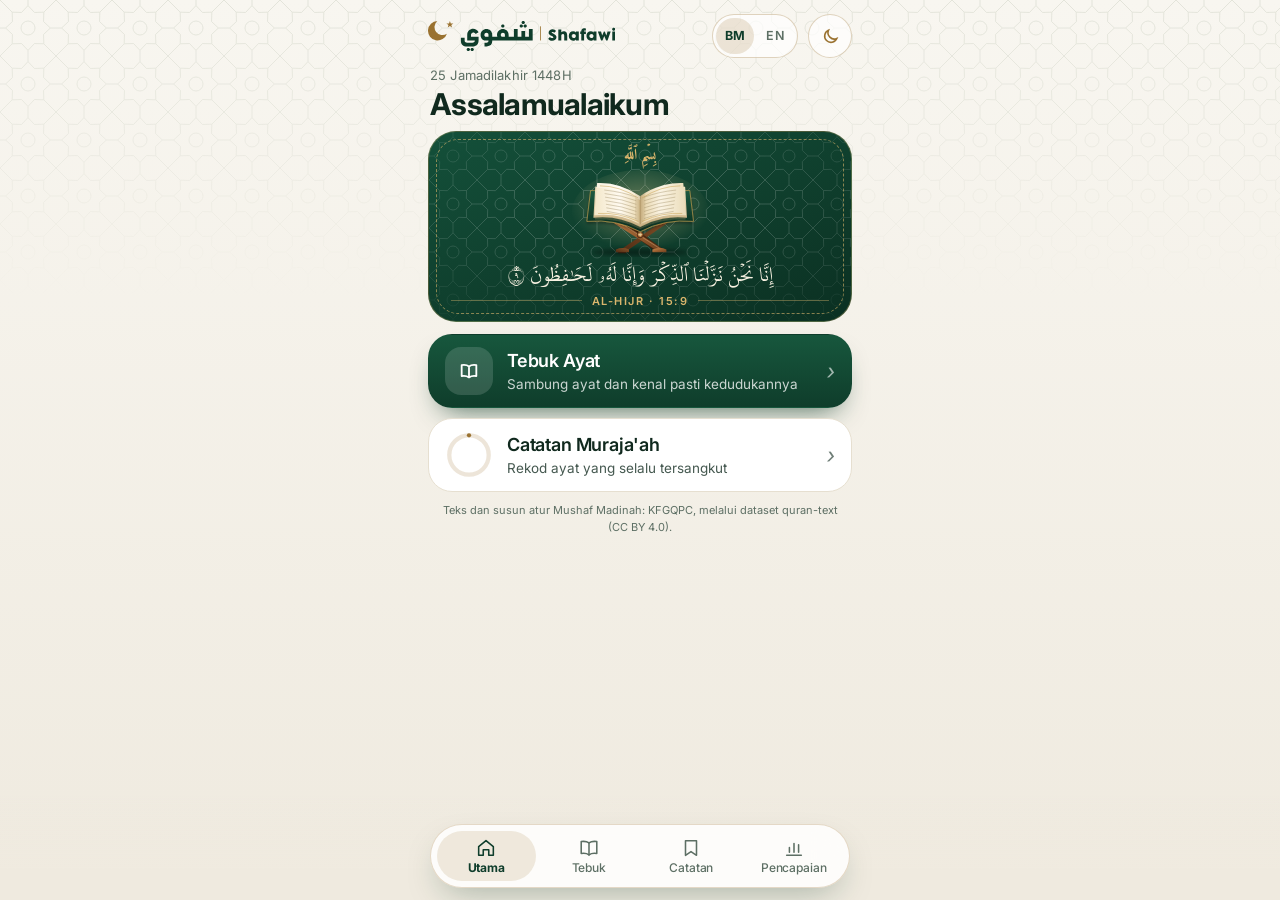
<file: index.html>
<!doctype html>
<html lang="ms">
<head>
<meta charset="utf-8">
<meta name="viewport" content="width=device-width,initial-scale=1,viewport-fit=cover">
<script>/* Tetapkan tema sebelum CSS dilukis (warna mod gelap ikut data-mode). */window.__shErr=[];addEventListener('error',function(e){__shErr.push((e.message||'error')+(e.filename?' @'+e.filename.split('/').pop()+':'+e.lineno:''))});addEventListener('unhandledrejection',function(e){__shErr.push('promise: '+(e.reason&&e.reason.message||e.reason))});(function(){var d=matchMedia('(prefers-color-scheme: dark)').matches;try{var o=JSON.parse(localStorage.getItem('thebook.tema'));if(o&&o.s===(d?'dark':'light'))d=o.m==='dark'}catch(e){}document.documentElement.setAttribute('data-mode',d?'dark':'light')})()</script>
<title>Shafawi: Uji Hafazan Al-Quran, Tebuk Ayat &amp; Muraja'ah</title>
<meta name="description" content="Shafawi ialah app percuma untuk uji hafazan Al-Quran sendiri: tebuk ayat, teka surah, kenal pasti kedudukan ayat dalam Mushaf Madinah, dan simpan ayat lemah untuk muraja'ah. Boleh guna di telefon tanpa internet.">
<link rel="canonical" href="https://zulfikarair5-ops.github.io/Shafawi/">
<meta name="robots" content="index, follow">
<meta name="google-site-verification" content="nFQZDWkUWIFZ4DjB0v34YyZS4EH7C__wSGjvni5ipeA">
<meta name="theme-color" content="#f8f6f0" media="(prefers-color-scheme: light)">
<meta name="theme-color" content="#0a1712" media="(prefers-color-scheme: dark)">
<meta name="apple-mobile-web-app-capable" content="yes">
<meta name="mobile-web-app-capable" content="yes">
<meta name="apple-mobile-web-app-status-bar-style" content="default">
<meta name="apple-mobile-web-app-title" content="Shafawi">
<meta property="og:type" content="website">
<meta property="og:site_name" content="Shafawi">
<meta property="og:title" content="Shafawi: Say it. Prove it. Keep it.">
<meta property="og:description" content="Uji hafazan Al-Quran anda: sambung ayat, kenal pasti surah dan kedudukannya di muka surat.">
<meta property="og:url" content="https://zulfikarair5-ops.github.io/Shafawi/">
<meta property="og:image" content="https://zulfikarair5-ops.github.io/Shafawi/icons/og-banner-cerah.jpg?v=2">
<meta property="og:image:type" content="image/jpeg">
<meta property="og:image:width" content="1200">
<meta property="og:image:height" content="630">
<meta property="og:image:alt" content="Shafawi, app uji hafazan Al-Quran">
<meta name="twitter:card" content="summary_large_image">
<meta name="twitter:description" content="Uji hafazan Al-Quran anda: sambung ayat, kenal pasti surah dan kedudukannya di muka surat.">
<meta name="twitter:title" content="Shafawi: Say it. Prove it. Keep it.">
<meta name="twitter:image" content="https://zulfikarair5-ops.github.io/Shafawi/icons/og-banner-cerah.jpg?v=2">
<link rel="manifest" href="manifest.webmanifest">
<link rel="icon" href="icons/icon.svg?v=2" type="image/svg+xml">
<link rel="apple-touch-icon" href="icons/apple-touch-icon.png?v=2">
<link rel="apple-touch-startup-image" media="(device-width: 393px) and (device-height: 852px) and (-webkit-device-pixel-ratio: 3) and (prefers-color-scheme: light)" href="icons/splash-1179x2556.png">
<link rel="apple-touch-startup-image" media="(device-width: 393px) and (device-height: 852px) and (-webkit-device-pixel-ratio: 3) and (prefers-color-scheme: dark)" href="icons/splash-1179x2556-gelap.png">
<link rel="apple-touch-startup-image" media="(device-width: 430px) and (device-height: 932px) and (-webkit-device-pixel-ratio: 3) and (prefers-color-scheme: light)" href="icons/splash-1290x2796.png">
<link rel="apple-touch-startup-image" media="(device-width: 430px) and (device-height: 932px) and (-webkit-device-pixel-ratio: 3) and (prefers-color-scheme: dark)" href="icons/splash-1290x2796-gelap.png">
<link rel="apple-touch-startup-image" media="(device-width: 320px) and (device-height: 568px) and (-webkit-device-pixel-ratio: 2) and (prefers-color-scheme: light)" href="icons/splash-640x1136.png">
<link rel="apple-touch-startup-image" media="(device-width: 320px) and (device-height: 568px) and (-webkit-device-pixel-ratio: 2) and (prefers-color-scheme: dark)" href="icons/splash-640x1136-gelap.png">
<link rel="apple-touch-startup-image" media="(device-width: 375px) and (device-height: 667px) and (-webkit-device-pixel-ratio: 2) and (prefers-color-scheme: light)" href="icons/splash-750x1334.png">
<link rel="apple-touch-startup-image" media="(device-width: 375px) and (device-height: 667px) and (-webkit-device-pixel-ratio: 2) and (prefers-color-scheme: dark)" href="icons/splash-750x1334-gelap.png">
<link rel="apple-touch-startup-image" media="(device-width: 414px) and (device-height: 736px) and (-webkit-device-pixel-ratio: 3) and (prefers-color-scheme: light)" href="icons/splash-1242x2208.png">
<link rel="apple-touch-startup-image" media="(device-width: 414px) and (device-height: 736px) and (-webkit-device-pixel-ratio: 3) and (prefers-color-scheme: dark)" href="icons/splash-1242x2208-gelap.png">
<link rel="apple-touch-startup-image" media="(device-width: 375px) and (device-height: 812px) and (-webkit-device-pixel-ratio: 3) and (prefers-color-scheme: light)" href="icons/splash-1125x2436.png">
<link rel="apple-touch-startup-image" media="(device-width: 375px) and (device-height: 812px) and (-webkit-device-pixel-ratio: 3) and (prefers-color-scheme: dark)" href="icons/splash-1125x2436-gelap.png">
<link rel="apple-touch-startup-image" media="(device-width: 414px) and (device-height: 896px) and (-webkit-device-pixel-ratio: 2) and (prefers-color-scheme: light)" href="icons/splash-828x1792.png">
<link rel="apple-touch-startup-image" media="(device-width: 414px) and (device-height: 896px) and (-webkit-device-pixel-ratio: 2) and (prefers-color-scheme: dark)" href="icons/splash-828x1792-gelap.png">
<link rel="apple-touch-startup-image" media="(device-width: 414px) and (device-height: 896px) and (-webkit-device-pixel-ratio: 3) and (prefers-color-scheme: light)" href="icons/splash-1242x2688.png">
<link rel="apple-touch-startup-image" media="(device-width: 414px) and (device-height: 896px) and (-webkit-device-pixel-ratio: 3) and (prefers-color-scheme: dark)" href="icons/splash-1242x2688-gelap.png">
<link rel="apple-touch-startup-image" media="(device-width: 390px) and (device-height: 844px) and (-webkit-device-pixel-ratio: 3) and (prefers-color-scheme: light)" href="icons/splash-1170x2532.png">
<link rel="apple-touch-startup-image" media="(device-width: 390px) and (device-height: 844px) and (-webkit-device-pixel-ratio: 3) and (prefers-color-scheme: dark)" href="icons/splash-1170x2532-gelap.png">
<link rel="apple-touch-startup-image" media="(device-width: 428px) and (device-height: 926px) and (-webkit-device-pixel-ratio: 3) and (prefers-color-scheme: light)" href="icons/splash-1284x2778.png">
<link rel="apple-touch-startup-image" media="(device-width: 428px) and (device-height: 926px) and (-webkit-device-pixel-ratio: 3) and (prefers-color-scheme: dark)" href="icons/splash-1284x2778-gelap.png">
<link rel="apple-touch-startup-image" media="(device-width: 402px) and (device-height: 874px) and (-webkit-device-pixel-ratio: 3) and (prefers-color-scheme: light)" href="icons/splash-1206x2622.png">
<link rel="apple-touch-startup-image" media="(device-width: 402px) and (device-height: 874px) and (-webkit-device-pixel-ratio: 3) and (prefers-color-scheme: dark)" href="icons/splash-1206x2622-gelap.png">
<link rel="apple-touch-startup-image" media="(device-width: 440px) and (device-height: 956px) and (-webkit-device-pixel-ratio: 3) and (prefers-color-scheme: light)" href="icons/splash-1320x2868.png">
<link rel="apple-touch-startup-image" media="(device-width: 440px) and (device-height: 956px) and (-webkit-device-pixel-ratio: 3) and (prefers-color-scheme: dark)" href="icons/splash-1320x2868-gelap.png">
<link rel="apple-touch-startup-image" media="(device-width: 420px) and (device-height: 912px) and (-webkit-device-pixel-ratio: 3) and (prefers-color-scheme: light)" href="icons/splash-1260x2736.png">
<link rel="apple-touch-startup-image" media="(device-width: 420px) and (device-height: 912px) and (-webkit-device-pixel-ratio: 3) and (prefers-color-scheme: dark)" href="icons/splash-1260x2736-gelap.png">
<link rel="preload" href="data/quran.json" as="fetch" crossorigin>
<link rel="preload" href="data/hafs.ttf" as="font" type="font/ttf" crossorigin>
<link rel="preconnect" href="https://fonts.googleapis.com">
<link rel="preconnect" href="https://fonts.gstatic.com" crossorigin>
<link href="https://fonts.googleapis.com/css2?family=Inter:wght@400;500;600;700&family=Amiri:wght@400;700&display=swap" rel="stylesheet">
<link rel="stylesheet" href="styles.css">
<script type="application/ld+json">
{"@context":"https://schema.org","@type":"WebApplication","name":"Shafawi","alternateName":["شفوي","Shafawi Uji Hafazan"],
"url":"https://zulfikarair5-ops.github.io/Shafawi/","inLanguage":["ms","en"],
"description":"App untuk uji hafazan Al-Quran: tebuk ayat, teka surah, kenal pasti kedudukan ayat dalam Mushaf Madinah dan catatan muraja'ah.",
"applicationCategory":"EducationalApplication","operatingSystem":"iOS, Android, Web",
"image":"https://zulfikarair5-ops.github.io/Shafawi/icons/og-banner-cerah.jpg",
"offers":{"@type":"Offer","price":"0","priceCurrency":"MYR"},
"keywords":"uji hafazan Quran, tebuk ayat, murajaah, hafazan Al-Quran, Mushaf Madinah, hafiz, tahfiz"}
</script>
</head>
<body>
<div id="splash" aria-hidden="true"><div class="sp-wrap"><div class="sp-icon"><svg xmlns="http://www.w3.org/2000/svg" viewBox="0 0 1024 1024" aria-hidden="true"><defs><linearGradient id="spg" x1="0" y1="0" x2="1024" y2="1024" gradientUnits="userSpaceOnUse"><stop offset="0" stop-color="#FFFBF1"/><stop offset="1" stop-color="#EFE5CE"/></linearGradient></defs><rect class="sp-bg" width="1024" height="1024" fill="url(#spg)"/><g class="sp-kh" transform="translate(480.00,640.00) rotate(-45) scale(0.46886)"><g class="sp-l1"><path d="M337 0H1242V-180H1103V-263C1103 -461 963 -566 813 -566C661 -566 526 -437 526 -273C526 -242 532 -211 545 -180H366C276 -180 236 -234 236 -288C236 -344 277 -400 360 -401V-566C144 -565 50 -422 50 -280C50 -139 142 0 337 0ZM712 -271C712 -343 765 -380 818 -380C868 -380 917 -346 917 -283V-180H804C741 -180 712 -224 712 -271ZM728 -713C728 -670 764 -636 813 -636C862 -636 898 -670 898 -713C898 -756 862 -790 813 -790C764 -790 728 -756 728 -713ZM1222 0H2292V-566H2106V-180H1920V-466H1734V-180H1548V-566H1362V-180H1222ZM1643 -713C1643 -670 1679 -636 1728 -636C1777 -636 1813 -670 1813 -713C1813 -756 1777 -790 1728 -790C1679 -790 1643 -756 1643 -713ZM1739 -887C1739 -844 1775 -810 1824 -810C1873 -810 1909 -844 1909 -887C1909 -930 1873 -964 1824 -964C1775 -964 1739 -930 1739 -887ZM1835 -713C1835 -670 1871 -636 1920 -636C1969 -636 2005 -670 2005 -713C2005 -756 1969 -790 1920 -790C1871 -790 1835 -756 1835 -713Z" transform="translate(-1171.00,0)" fill="#0F3D2B"/></g><g class="sp-l2"><path d="M364 298H627C822 298 927 181 927 0V-1V-180H550V-268C550 -351 606 -396 665 -396C709 -396 754 -371 780 -320L927 -402C876 -523 766 -582 656 -582C510 -582 364 -476 364 -273V0H741C741 63 702 112 613 112H364C275 112 236 62 236 14V-128H50L51 23C52 182 154 298 364 298ZM333 446C333 489 369 523 418 523C467 523 503 489 503 446C503 403 467 369 418 369C369 369 333 403 333 446ZM525 446C525 489 561 523 610 523C659 523 695 489 695 446C695 403 659 369 610 369C561 369 525 403 525 446ZM1220 113 1221 299C1541 299 1604 185 1604 0V-273C1604 -461 1464 -566 1314 -566C1162 -566 1027 -437 1027 -273C1027 -147 1099 0 1277 0H1418C1418 86 1391 113 1220 113ZM1213 -271C1213 -343 1266 -380 1319 -380C1369 -380 1418 -346 1418 -283V-180H1305C1242 -180 1213 -224 1213 -271Z" transform="translate(-918.00,673.00)" fill="#0F3D2B"/></g></g><g class="sp-ms"><path class="sp-moon" d="M171.74,93.93 A81.07,81.07 0 1 0 252.18,199.51 A66.47,66.47 0 0 1 171.74,93.93 Z" fill="#9A7230"/><polygon class="sp-star" points="277.33,93.01 284.56,113.79 306.55,114.24 289.02,127.53 295.39,148.59 277.33,136.02 259.28,148.59 265.65,127.53 248.12,114.24 270.11,113.79" fill="#9A7230"/></g></svg></div></div></div>
<div class="app">
  <header>
    <button class="brand" id="brand" aria-label="Shafawi, ke Home" data-ta="brandAria">
      <svg class="logo" role="img" aria-label="Shafawi شفوي" xmlns="http://www.w3.org/2000/svg" viewBox="364 364 9290.7 1487.0">
  
  
  <g transform="translate(364.0,364.0)"><g transform="translate(0,964)">
  <g class="mk" fill="currentColor"><path d="M460.70,-958.83 A479.60,479.60 0 1 0 936.63,-334.18 A393.27,393.27 0 0 1 460.70,-958.83 Z"/><polygon points="1085.34,-964.48 1128.08,-841.53 1258.21,-838.88 1154.49,-760.24 1192.18,-635.66 1085.34,-710.00 978.50,-635.66 1016.19,-760.24 912.47,-838.88 1042.60,-841.53"/></g>
  <path d="M364 298H627C822 298 927 181 927 0V-1V-180H550V-268C550 -351 606 -396 665 -396C709 -396 754 -371 780 -320L927 -402C876 -523 766 -582 656 -582C510 -582 364 -476 364 -273V0H741C741 63 702 112 613 112H364C275 112 236 62 236 14V-128H50L51 23C52 182 154 298 364 298ZM333 446C333 489 369 523 418 523C467 523 503 489 503 446C503 403 467 369 418 369C369 369 333 403 333 446ZM525 446C525 489 561 523 610 523C659 523 695 489 695 446C695 403 659 369 610 369C561 369 525 403 525 446ZM1220 113 1221 299C1541 299 1604 185 1604 0H1741V-180H1604V-273C1604 -461 1464 -566 1314 -566C1162 -566 1027 -437 1027 -273C1027 -147 1099 0 1277 0H1418C1418 86 1391 113 1220 113ZM1213 -271C1213 -343 1266 -380 1319 -380C1369 -380 1418 -346 1418 -283V-180H1305C1242 -180 1213 -224 1213 -271ZM1721 0H2558V-180H2418V-263C2418 -461 2278 -566 2128 -566C1976 -566 1841 -437 1841 -273C1841 -242 1847 -211 1860 -180H1721ZM2027 -271C2027 -343 2080 -380 2133 -380C2183 -380 2232 -346 2232 -283V-180H2119C2056 -180 2027 -224 2027 -271ZM2043 -713C2043 -670 2079 -636 2128 -636C2177 -636 2213 -670 2213 -713C2213 -756 2177 -790 2128 -790C2079 -790 2043 -756 2043 -713ZM2538 0H3608V-566H3422V-180H3236V-466H3050V-180H2864V-566H2678V-180H2538ZM2959 -713C2959 -670 2995 -636 3044 -636C3093 -636 3129 -670 3129 -713C3129 -756 3093 -790 3044 -790C2995 -790 2959 -756 2959 -713ZM3055 -887C3055 -844 3091 -810 3140 -810C3189 -810 3225 -844 3225 -887C3225 -930 3189 -964 3140 -964C3091 -964 3055 -930 3055 -887ZM3151 -713C3151 -670 3187 -636 3236 -636C3285 -636 3321 -670 3321 -713C3321 -756 3285 -790 3236 -790C3187 -790 3151 -756 3151 -713Z" transform="translate(1580.1,0)" fill="currentColor"/>
  <rect class="mk" x="5552.1" y="-700.0" width="40.0" height="700.0" fill="currentColor"/>
  <path d="M296 15C438 15 565 -68 565 -204C565 -308 492 -377 380 -425C304 -455 253 -466 253 -499C253 -523 281 -543 319 -543C353 -543 409 -526 429 -489L538 -593C512 -663 426 -715 317 -715C183 -715 67 -627 67 -505C67 -398 143 -338 233 -299C303 -268 375 -237 375 -200C375 -170 336 -156 296 -156C236 -156 182 -183 152 -227L38 -115C74 -36 180 15 296 15ZM683 0H873V-304C873 -367 907 -412 969 -412C1026 -412 1058 -380 1058 -304V0H1249V-304C1249 -530 1144 -581 1038 -581C971 -581 915 -558 873 -520V-700H683ZM1626 15C1702 15 1761 -13 1803 -62V0H1985V-566H1803V-505C1760 -555 1700 -582 1626 -582C1463 -582 1348 -450 1348 -283C1348 -123 1458 15 1626 15ZM1535 -284C1535 -354 1592 -412 1668 -412C1738 -412 1797 -363 1797 -284C1797 -208 1742 -155 1667 -155C1587 -155 1535 -217 1535 -284ZM2142 0H2321V-407H2435V-566H2321V-583C2321 -598 2330 -635 2379 -635C2396 -635 2416 -630 2435 -623V-762C2402 -774 2350 -781 2315 -781C2198 -781 2142 -689 2142 -583V-566H2075V-407H2142ZM2749 15C2825 15 2884 -13 2926 -62V0H3108V-566H2926V-505C2883 -555 2823 -582 2749 -582C2586 -582 2471 -450 2471 -283C2471 -123 2581 15 2749 15ZM2658 -284C2658 -354 2715 -412 2791 -412C2861 -412 2920 -363 2920 -284C2920 -208 2865 -155 2790 -155C2710 -155 2658 -217 2658 -284ZM3399 0H3489L3602 -275L3720 0H3811L4013 -566H3810L3738 -307L3631 -565H3579L3471 -307L3399 -566H3196ZM4112 0H4302V-566H4112ZM4101 -714C4101 -661 4147 -618 4207 -618C4268 -618 4313 -661 4313 -714C4313 -766 4268 -809 4207 -809C4147 -809 4101 -766 4101 -714Z" transform="translate(5926.5,0) scale(0.78)" fill="currentColor"/></g></g>
</svg>
    </button>
    <div class="langsw" role="group" aria-label="Bahasa" data-ta="langAria"><button data-lang="ms" lang="ms" aria-pressed="true">BM</button><button data-lang="en" lang="en" aria-pressed="false">EN</button></div>
    <button class="iconbtn" id="theme" aria-label="Tukar mod gelap"></button>
  </header>
  <main id="view"><div class="loading" data-t="loading">Memuatkan mushaf…</div></main>
  <footer><nav class="tabs" id="tabs" aria-label="Navigasi utama" data-ta="navAria">
    <button class="tab" id="home" data-tab-go="home"><svg viewBox="0 0 24 24" fill="none" stroke="currentColor" stroke-width="1.7" stroke-linejoin="round" aria-hidden="true"><path d="M4 10.5L12 4l8 6.5V20h-5v-6H9v6H4z"/></svg><span data-t="tabHome">Utama</span></button>
    <button class="tab" data-tab-go="uji"><svg viewBox="0 0 24 24" fill="none" stroke="currentColor" stroke-width="1.7" stroke-linecap="round" stroke-linejoin="round" aria-hidden="true"><path d="M12 6.5C10 5 7 4.5 3.5 5v13c3.5-.5 6.5 0 8.5 1.5 2-1.5 5-2 8.5-1.5V5C17 4.5 14 5 12 6.5z"/><path d="M12 6.5v13"/></svg><span data-t="tabUji">Tebuk</span></button>
    <button class="tab" data-tab-go="library"><svg viewBox="0 0 24 24" fill="none" stroke="currentColor" stroke-width="1.7" stroke-linecap="round" stroke-linejoin="round" aria-hidden="true"><path d="M6 4h12v16l-6-4-6 4z"/></svg><span data-t="tabLib">Catatan</span></button>
    <button class="tab" data-tab-go="pencapaian"><svg viewBox="0 0 24 24" fill="none" stroke="currentColor" stroke-width="1.7" stroke-linecap="round" stroke-linejoin="round" aria-hidden="true"><path d="M4 20h16M7 16.5v-5M12 16.5V7M17 16.5v-8"/></svg><span data-t="tabProg">Pencapaian</span></button>
  </nav></footer>
</div>
<section class="sr-only" aria-labelledby="seo-t">
  <h2 id="seo-t">Shafawi: app uji hafazan Al-Quran</h2>
  <p>Shafawi membantu anda menguji hafazan Al-Quran sendiri. Mod Tebuk Ayat memaparkan satu ayat secara rawak; anda teka surah dan kenal pasti kedudukan ayat itu di muka surat Mushaf Madinah. Ayat yang lemah boleh disimpan dalam Catatan untuk muraja'ah, dan tab Pencapaian menunjukkan skor setiap sesi.</p>
  <p>Shafawi is a free Quran memorization (hifz) test app: guess the surah, find the ayah's position on the Madinah Mushaf page, and keep muraja'ah notes for weak verses. Works offline on iPhone and Android.</p>
</section>
<script src="app.js"></script>
<script>/* Pengaman: kalau app.js gagal (contoh iPhone lama), skrin pembuka tetap hilang dan ralat sebenar dipaparkan supaya boleh dilaporkan. */
setTimeout(function(){var s=document.getElementById('splash');if(s&&s.parentNode)s.parentNode.removeChild(s);
var v=document.getElementById('view');if(!v||!v.querySelector('.loading')||!__shErr.length)return;
var p=document.createElement('p');p.className='err';p.textContent=(document.documentElement.lang==='en'?'The app could not start on this phone. Please screenshot this and send it to us: ':'App tidak dapat dibuka di telefon ini. Sila tangkap skrin ini dan hantar kepada kami: ')+__shErr.join(' | ')+' · '+navigator.userAgent;v.appendChild(p)},8000)</script>
</body>
</html>
</file>
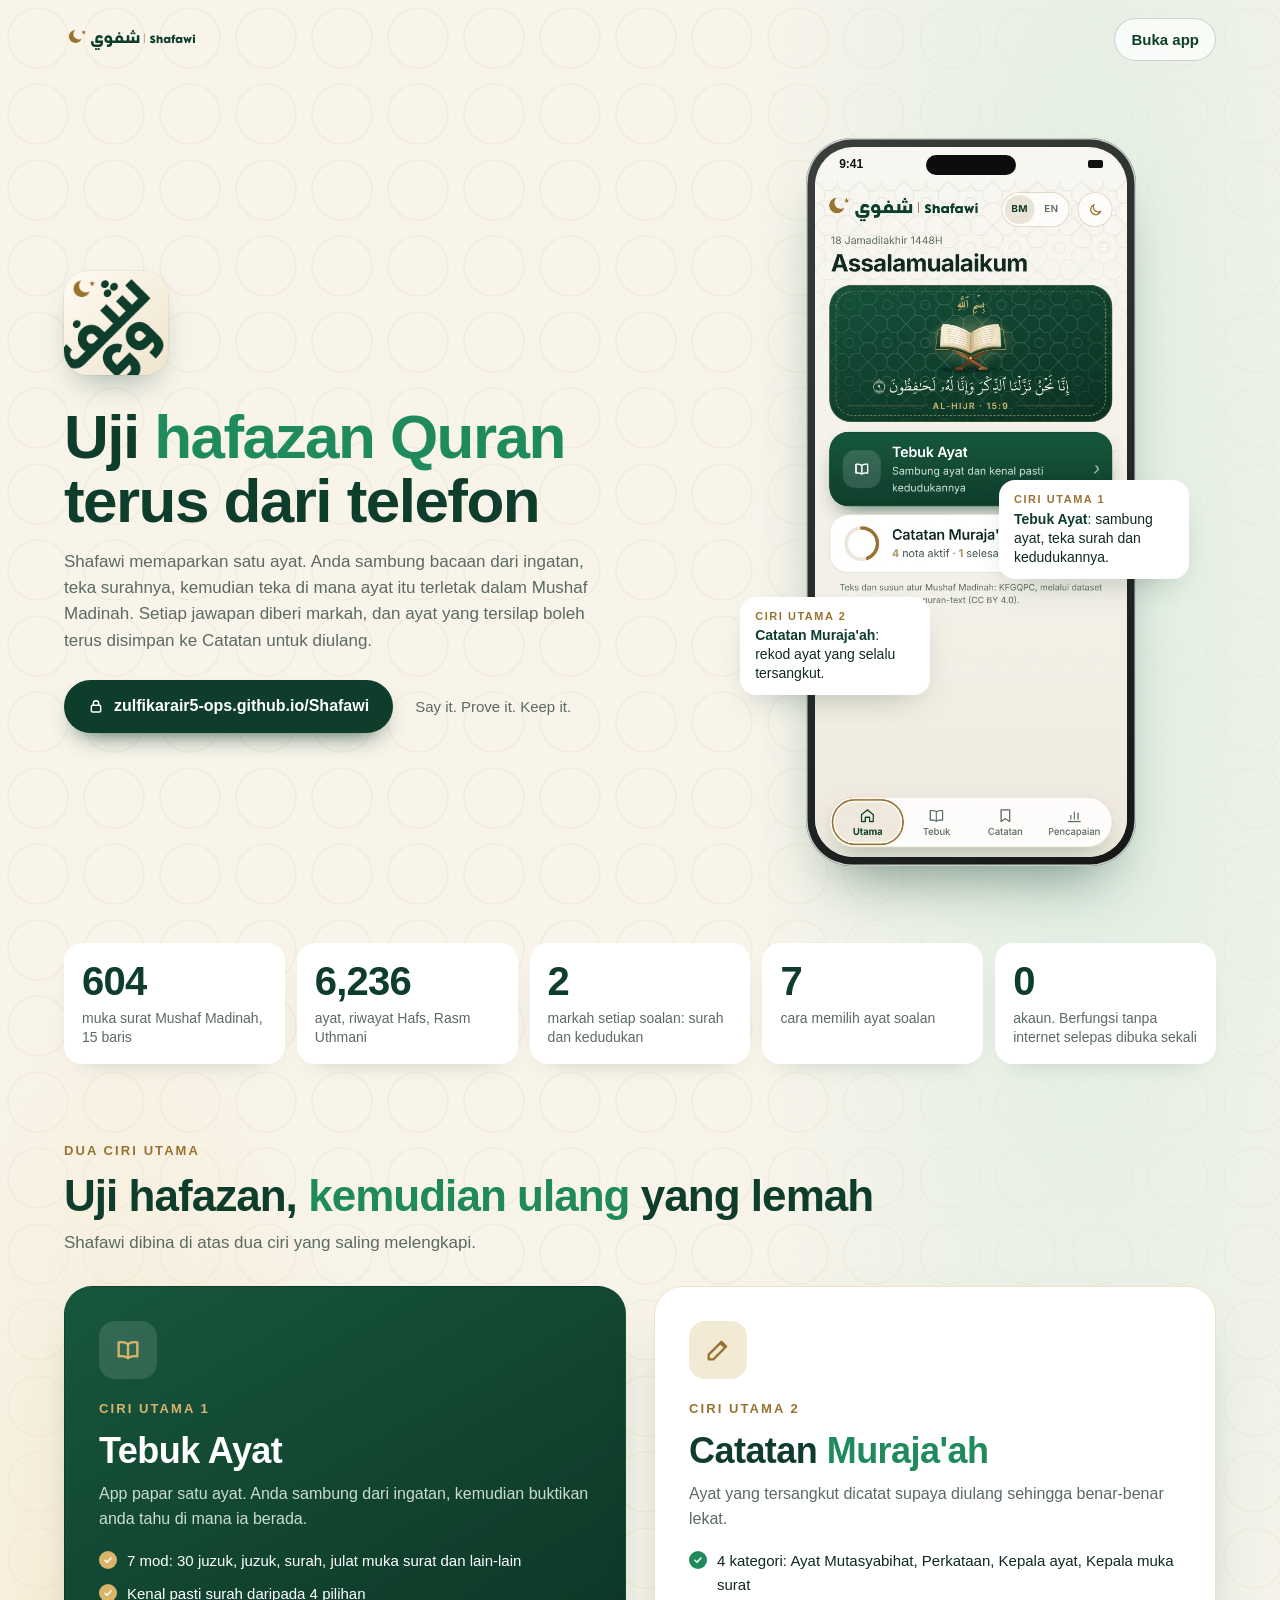
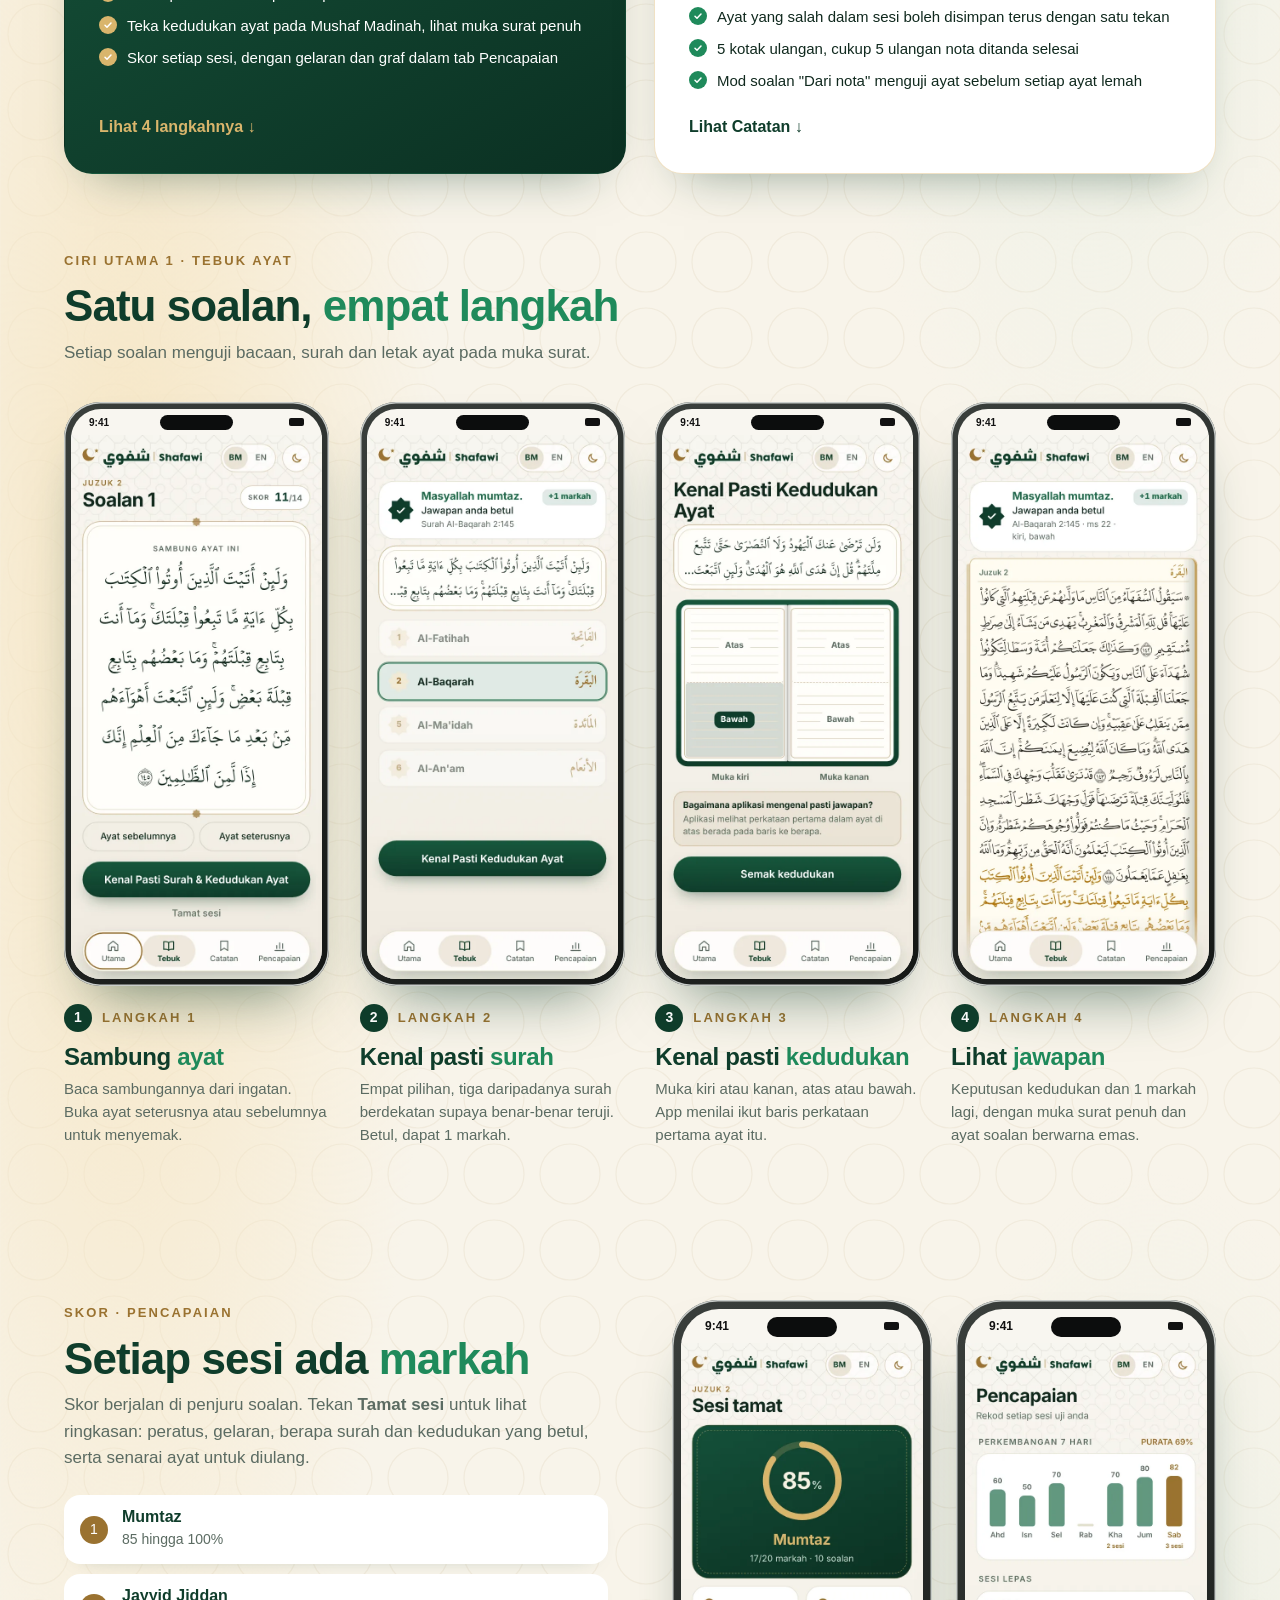
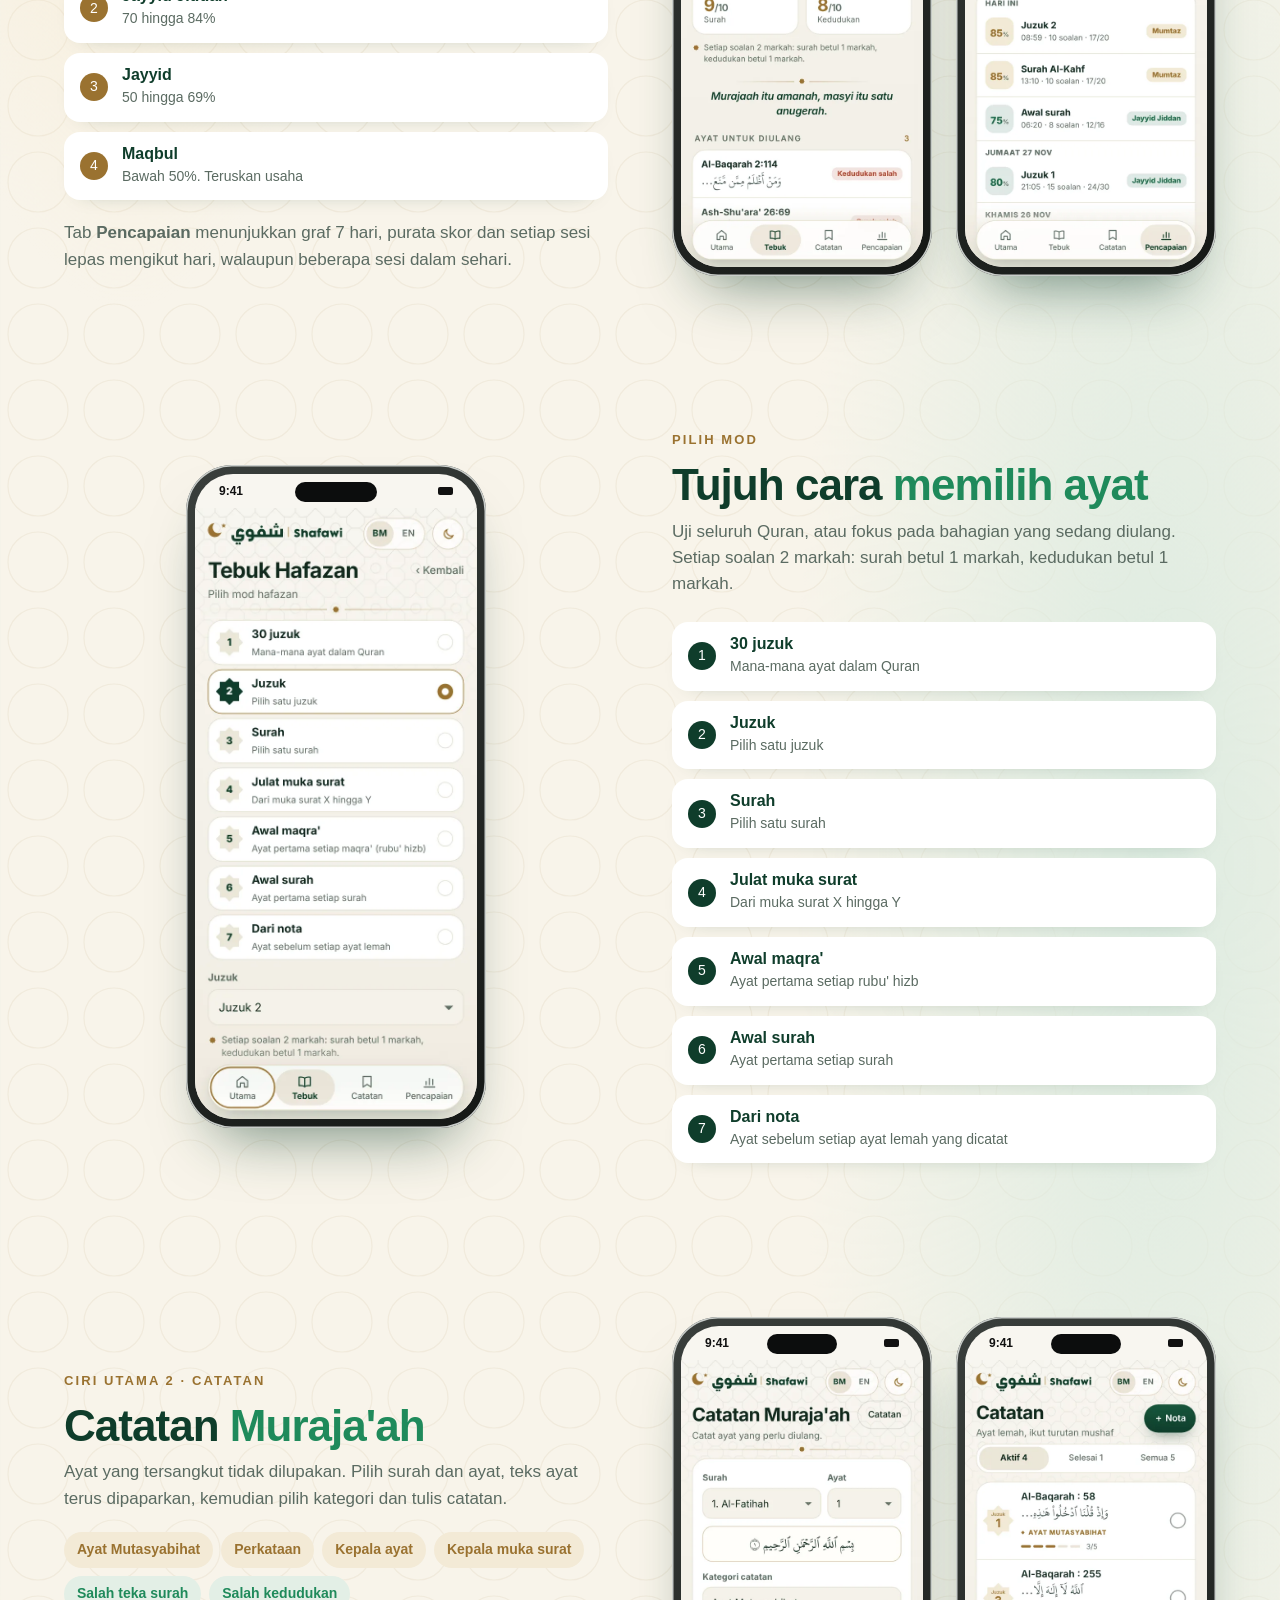
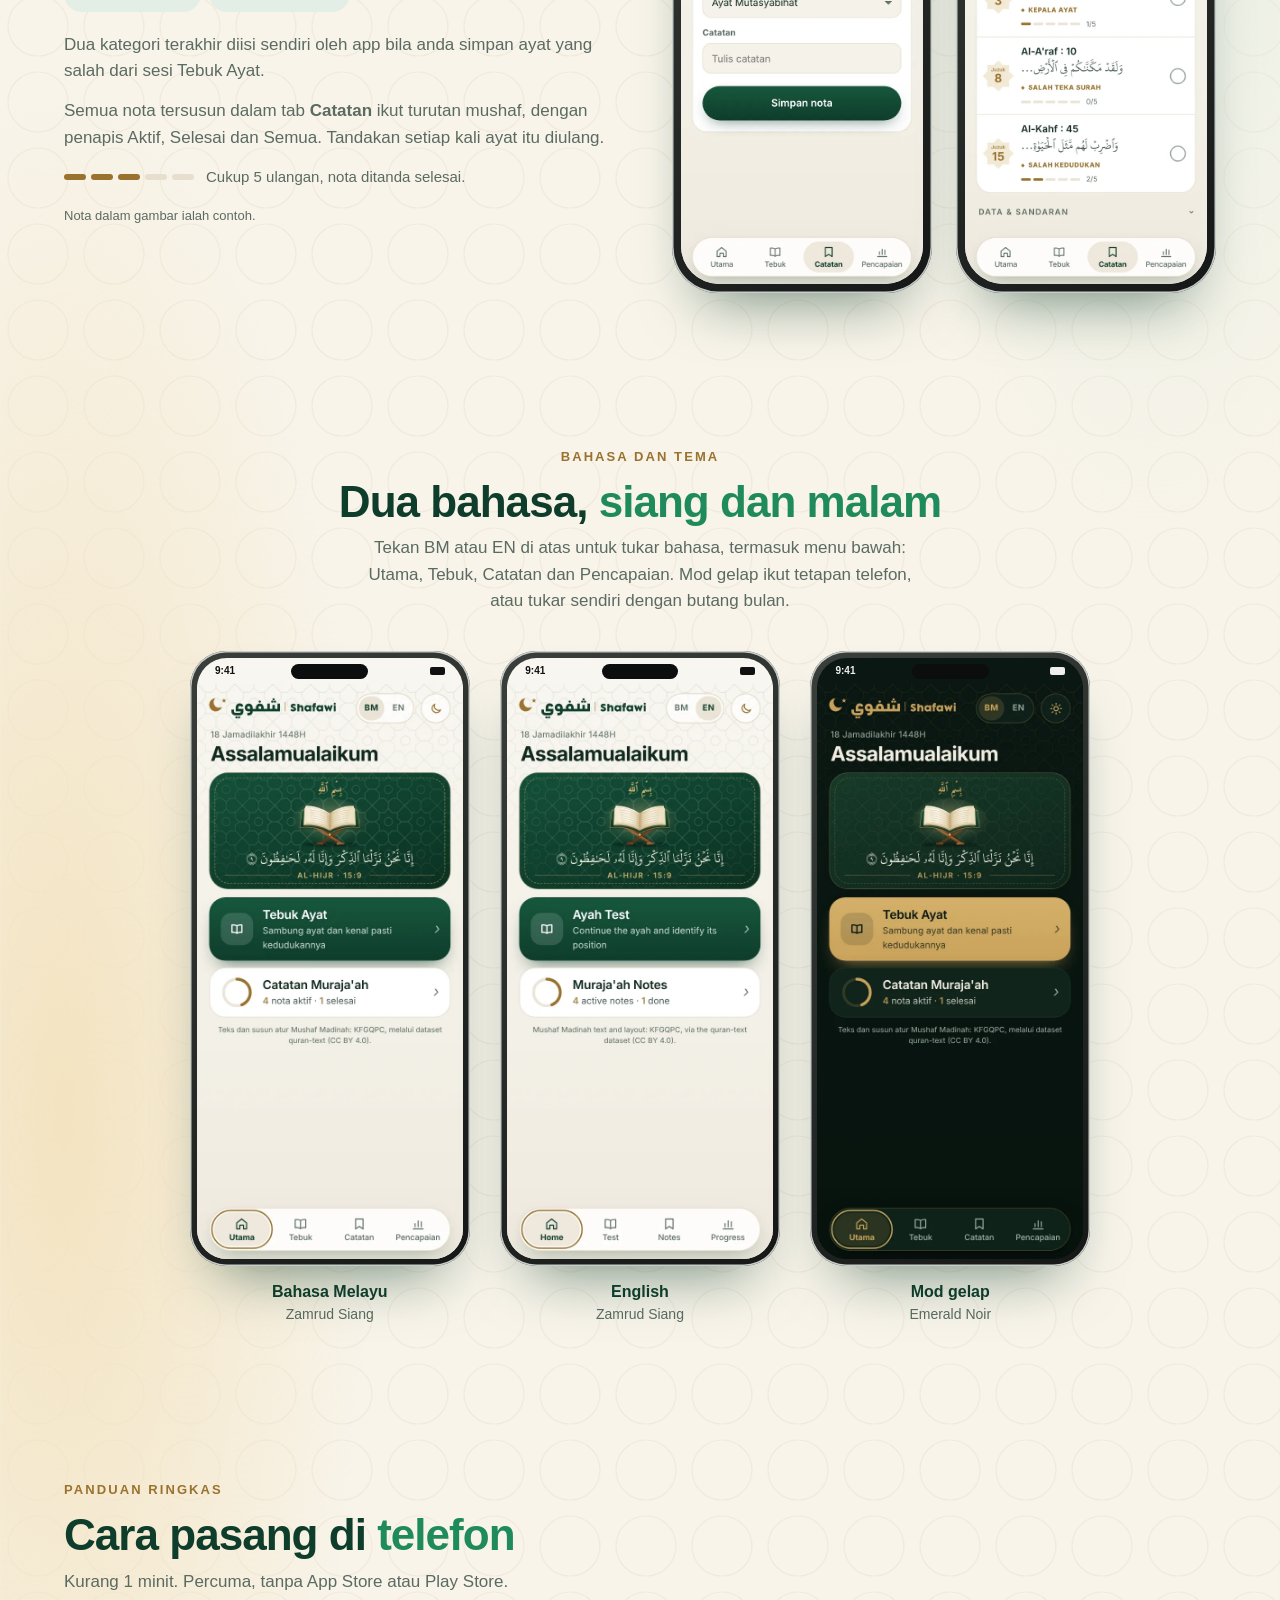
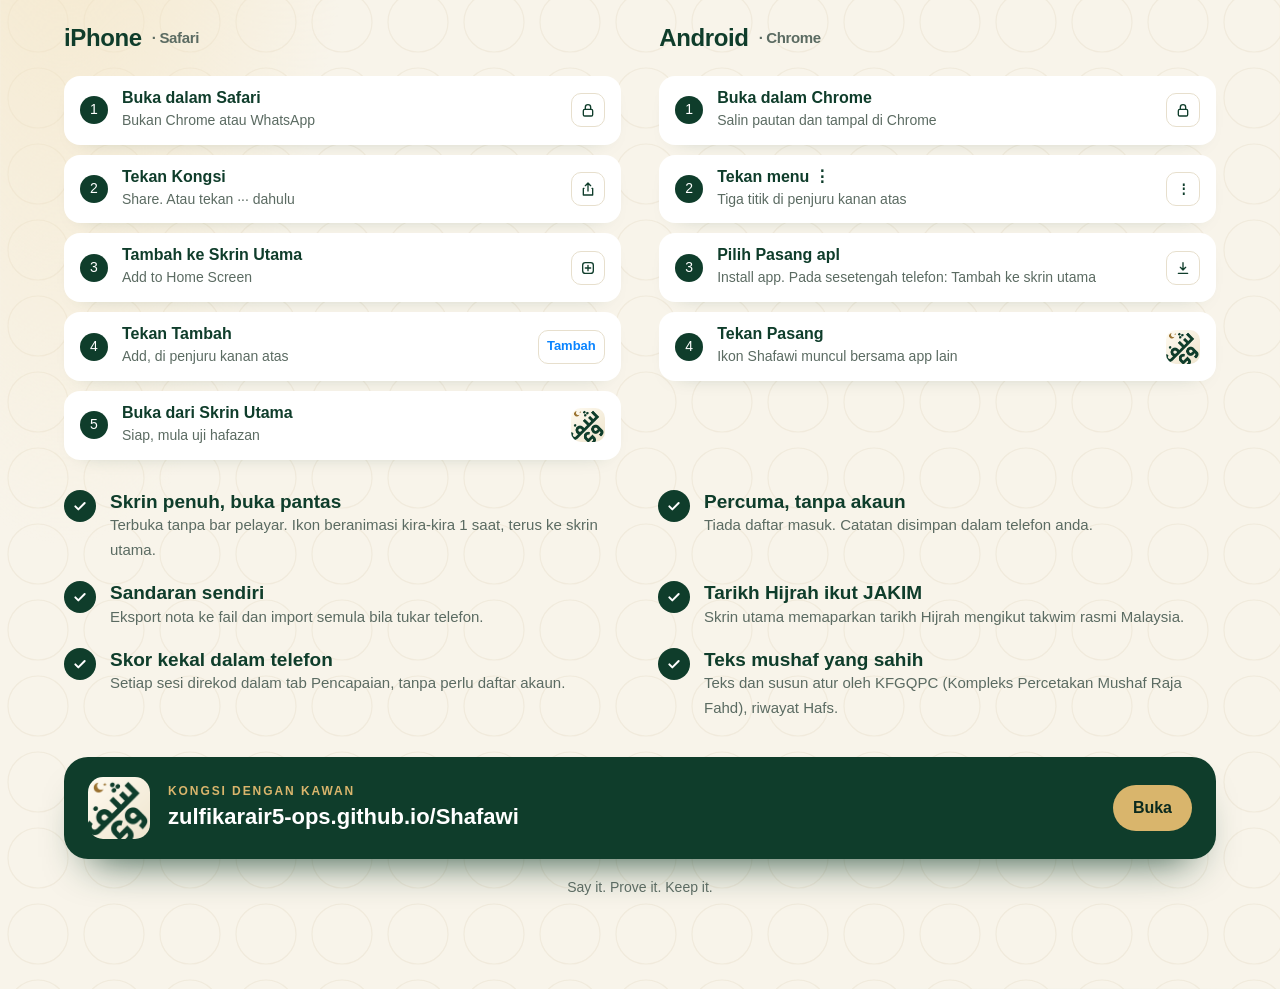
<file: pengenalan/index.html>
<!doctype html>
<html lang="ms">
<head>
<meta charset="utf-8">
<meta name="viewport" content="width=device-width,initial-scale=1,viewport-fit=cover">
<title>Pengenalan Shafawi: App Uji Hafazan Al-Quran</title>
<meta name="description" content="Kenali Shafawi: app percuma untuk uji hafazan Al-Quran. Sambung ayat, teka surah, kenal pasti kedudukan ayat dalam Mushaf Madinah, dan catat ayat lemah untuk muraja'ah. Cara pasang di iPhone dan Android.">
<link rel="canonical" href="https://zulfikarair5-ops.github.io/Shafawi/pengenalan/">
<meta name="robots" content="index, follow">
<meta name="theme-color" content="#f8f4ea">
<meta property="og:type" content="website">
<meta property="og:site_name" content="Shafawi">
<meta property="og:title" content="Pengenalan Shafawi: Say it. Prove it. Keep it.">
<meta property="og:description" content="Uji hafazan Al-Quran dari telefon. Lihat cara ia berfungsi dan cara pasang di iPhone dan Android.">
<meta property="og:url" content="https://zulfikarair5-ops.github.io/Shafawi/pengenalan/">
<meta property="og:image" content="https://zulfikarair5-ops.github.io/Shafawi/icons/og-banner-cerah.jpg?v=2">
<meta property="og:image:width" content="1200">
<meta property="og:image:height" content="630">
<meta name="twitter:card" content="summary_large_image">
<meta name="twitter:image" content="https://zulfikarair5-ops.github.io/Shafawi/icons/og-banner-cerah.jpg?v=2">
<link rel="icon" href="../icons/icon.svg?v=2" type="image/svg+xml">
<link rel="apple-touch-icon" href="../icons/apple-touch-icon.png?v=2">
<style>
/* VOICE everyday, calm, shared with friends; follows the "Cara pasang di iPhone" poster
   IDEA the install-guide poster set: cream paper, soft gold and green glow, numbered step pills, iPhone mockups
   PICTURE the real app inside iPhone 15 frames with white callout cards
   COLOUR fixed Zamrud Siang: cream #f8f4ea, emerald #0f3d2b, highlight green #1f8a5b, gold #9a7230, white cards
   TYPE system sans (SF Pro), bold headings with green highlight words, gold small caps labels
   LAYOUT laptop: hero copy | phone; phone: label, title, phone, link banner */
:root{color-scheme:light;--bg:#f8f4ea;--bg2:#efe8d8;--card:#fff;--ink:#10291e;--mut:#5b6b62;--em:#0f3d2b;--hi:#1f8a5b;--gold:#9a7230;--gold2:#d9b56c;--line:#e7dfcd;
--sans:-apple-system,BlinkMacSystemFont,"SF Pro Text","SF Pro Display",Inter,"Helvetica Neue",Arial,sans-serif}
*{box-sizing:border-box;min-width:0}
body{margin:0;background:var(--bg);color:var(--ink);font:16px/1.55 var(--sans);overflow-x:clip;position:relative}
body::before{content:"";position:absolute;inset:0;z-index:-1;pointer-events:none;background:
radial-gradient(40% 30% at 85% 8%,#dfeee3 0,transparent 70%),radial-gradient(35% 25% at 10% 30%,#f6e6c4 0,transparent 70%),
radial-gradient(40% 25% at 90% 55%,#dcebe0 0,transparent 70%),radial-gradient(35% 20% at 5% 80%,#f3e3c0 0,transparent 70%),
url("data:image/svg+xml,%3Csvg xmlns='http://www.w3.org/2000/svg' width='76' height='76'%3E%3Ccircle cx='38' cy='38' r='30' fill='none' stroke='%239a7230' stroke-opacity='.08' stroke-width='1.2'/%3E%3C/svg%3E")}
a{color:inherit}
.in{max-width:1160px;margin:0 auto}
.band{padding-block:clamp(40px,6vw,80px);padding-left:max(5vw,16px,env(safe-area-inset-left,0px));padding-right:max(5vw,16px,env(safe-area-inset-right,0px))}
em{font-style:normal;color:var(--hi)}
h1{font-size:clamp(40px,5.6vw,62px);line-height:1.03;letter-spacing:-.025em;margin:0 0 16px;color:var(--em)}
h2{font-size:clamp(30px,3.8vw,44px);line-height:1.06;letter-spacing:-.022em;margin:0 0 10px;color:var(--em)}
h3{font-size:clamp(20px,2vw,24px);line-height:1.12;letter-spacing:-.015em;margin:0 0 6px;color:var(--em)}
.lead{font-size:17px;color:var(--mut);max-width:58ch;margin:0}
.lbl{display:flex;align-items:center;gap:10px;font-size:13px;font-weight:700;letter-spacing:.16em;text-transform:uppercase;color:var(--gold);margin-bottom:12px}
.pill{display:inline-grid;place-items:center;width:28px;height:28px;border-radius:50%;background:var(--em);color:#fff;font-size:14px;letter-spacing:0;flex:none}
.top{display:flex;align-items:center;justify-content:space-between;gap:16px;padding-block:18px 0}
.top img{height:30px;width:auto}
.top a{font-weight:650;font-size:15px;color:var(--em);text-decoration:none;border:1px solid #0f3d2b33;border-radius:999px;padding:9px 16px;background:#ffffffb0}
/* hero */
.hgrid{display:grid;grid-template-columns:minmax(0,1.1fr) minmax(0,.9fr);gap:clamp(28px,5vw,64px);align-items:center}
.icon{width:104px;height:104px;border-radius:24px;box-shadow:0 16px 34px -14px #0f3d2b66,0 0 0 1px #0000000d;margin-bottom:22px}
.link{display:inline-flex;align-items:center;gap:10px;background:var(--em);color:#fff;border-radius:999px;padding:14px 24px;font-weight:650;text-decoration:none;font-size:16px;overflow-wrap:anywhere;box-shadow:0 12px 26px -14px #0f3d2b}
.link svg{width:16px;height:16px;flex:none}
.cta{display:flex;flex-wrap:wrap;align-items:center;gap:14px 22px;margin-top:26px}
.say{color:var(--mut);font-size:15px}
/* phone */
.stage{position:relative;justify-self:center;width:min(100%,330px)}
.ph{position:relative;border-radius:46px;padding:9px;background:linear-gradient(145deg,#3a3f3c,#151816);box-shadow:0 0 0 1.5px #c9cdca inset,0 34px 60px -30px #0f3d2b99}
.scr{position:relative;border-radius:38px;overflow:hidden;background:#f8f6f0}
.sb{display:flex;justify-content:space-between;align-items:center;height:34px;padding:0 24px;font:650 12px var(--sans);color:#111}
.sb::after{content:"";position:absolute;top:8px;left:50%;width:29%;height:20px;margin-left:-14.5%;border-radius:12px;background:#0c0d0d}
.sb i{display:flex;gap:4px;align-items:center}.sb i u{display:block;width:15px;height:8px;border-radius:2px;background:#111}
.scr img{display:block;width:100%;aspect-ratio:590/1278;object-fit:cover}
.ph.dk .scr{background:#0a1712}.ph.dk .sb{color:#eee}.ph.dk .sb i u{background:#eee}
.call{position:absolute;background:#fff;border-radius:16px;padding:12px 15px;box-shadow:0 14px 34px -16px #0f3d2b55;font-size:14px;line-height:1.35;max-width:190px;z-index:2}
.call small{display:block;font-size:11px;font-weight:700;letter-spacing:.14em;text-transform:uppercase;color:var(--gold);margin-bottom:3px}
.call b{color:var(--em)}
.c1{top:47%;right:-16%}.c2{top:63%;left:-20%}
/* stats */
.stats{display:grid;grid-template-columns:repeat(5,minmax(0,1fr));gap:12px}
.st{background:var(--card);border-radius:18px;padding:18px;box-shadow:0 10px 28px -20px #0f3d2b66}
.st b{display:block;font-size:clamp(30px,3.2vw,40px);line-height:1;letter-spacing:-.02em;color:var(--em)}
.st span{display:block;margin-top:8px;font-size:14px;color:var(--mut);line-height:1.35}
/* flow */
.flow{display:grid;grid-template-columns:repeat(4,minmax(0,1fr));gap:clamp(18px,2.4vw,32px);margin-top:36px}
.step{display:flex;flex-direction:column;gap:18px}
.step .ph,.three .ph{border-radius:36px;padding:7px}.step .scr,.three .scr{border-radius:30px}.step .sb,.three .sb{height:26px;font-size:10px;padding:0 18px}.step .sb::after,.three .sb::after{top:6px;height:15px}
.step p{margin:0;color:var(--mut);font-size:15px}
/* split */
.split{display:grid;grid-template-columns:minmax(0,1fr) minmax(0,1fr);gap:clamp(28px,5vw,72px);align-items:center}
.list{list-style:none;padding:0;margin:24px 0 0;display:grid;gap:10px}
.list li{display:flex;align-items:center;gap:14px;background:var(--card);border-radius:16px;padding:12px 16px;box-shadow:0 8px 22px -18px #0f3d2b66}
.list li b{display:block;color:var(--em);font-size:16px;line-height:1.25}
.list li div span{font-size:14px;color:var(--mut)}
.list .ico{font-style:normal;margin-left:auto;flex:none;display:grid;place-items:center;min-width:34px;height:34px;padding:0 8px;border-radius:10px;border:1px solid var(--line);color:var(--em);font-size:13px;font-weight:700}
.list .ico svg{width:16px;height:16px}
.two{display:grid;grid-template-columns:repeat(2,minmax(0,1fr));gap:clamp(14px,2vw,24px)}
.three{display:grid;grid-template-columns:repeat(3,minmax(0,1fr));gap:clamp(14px,2.4vw,32px);max-width:900px;margin:36px auto 0}
.three figure{margin:0;text-align:center}
.three figcaption{margin-top:14px;font-weight:650;color:var(--em)}
.three figcaption span{display:block;font-weight:400;color:var(--mut);font-size:14px}
.cats{display:flex;flex-wrap:wrap;gap:8px;margin:20px 0}
.cats span{padding:7px 13px;border-radius:999px;background:#f3ead6;color:var(--gold);font-weight:650;font-size:14px}
.cats span.auto{background:#e3efe6;color:var(--hi)}
.reps{display:flex;align-items:center;gap:12px;margin-top:14px;color:var(--mut);font-size:15px}
.reps i{display:flex;gap:5px}.reps u{width:22px;height:6px;border-radius:3px;background:var(--gold)}.reps u.o{background:var(--line)}
.note{font-size:13px;color:var(--mut);margin-top:18px}
/* install */
.inst{display:grid;grid-template-columns:repeat(2,minmax(0,1fr));gap:clamp(20px,3vw,40px);margin-top:30px}
.inst h3{display:flex;align-items:center;gap:10px}
.inst .lead{font-size:15px}
.checks{display:grid;grid-template-columns:repeat(2,minmax(0,1fr));gap:18px 36px;margin-top:30px}
.ck{display:flex;gap:14px}
.ck i{flex:none;display:grid;place-items:center;width:32px;height:32px;border-radius:50%;background:var(--em);color:#fff}
.ck i svg{width:16px;height:16px}
.ck b{display:block;color:var(--em);font-size:19px;line-height:1.25}
.ck span{color:var(--mut);font-size:15px}
.share{display:flex;align-items:center;gap:18px;background:var(--em);color:#fff;border-radius:24px;padding:20px 24px;text-decoration:none;margin-top:36px;box-shadow:0 24px 44px -26px #0f3d2b}
.share img{width:62px;height:62px;border-radius:15px;flex:none}
.share small{display:block;font-size:12px;font-weight:700;letter-spacing:.16em;text-transform:uppercase;color:var(--gold2)}
.share b{display:block;font-size:clamp(17px,2.2vw,22px);overflow-wrap:anywhere}
.share .go{margin-left:auto;flex:none;background:var(--gold2);color:#0b2a1e;border-radius:999px;padding:11px 20px;font-weight:700}
.feat{display:grid;grid-template-columns:repeat(2,minmax(0,1fr));gap:clamp(16px,2.4vw,28px);margin-top:30px}
.fc{display:flex;flex-direction:column;border-radius:28px;padding:clamp(22px,3vw,34px);background:var(--card);box-shadow:0 24px 48px -30px #0f3d2b88;text-decoration:none;border:1.5px solid #d9b56c66}
.fc.g{background:linear-gradient(150deg,#17573d,#0b3022);color:#fff;border-color:transparent}
.fc .fi{display:grid;place-items:center;width:58px;height:58px;border-radius:16px;background:#f3ead6;color:var(--gold);margin-bottom:20px}
.fc.g .fi{background:#ffffff1f;color:var(--gold2)}
.fc .fi svg{width:28px;height:28px}
.fc h3{font-size:clamp(28px,3vw,36px);margin-bottom:10px}
.fc.g h3{color:#fff}.fc.g .lbl{color:var(--gold2)}
.fc p{margin:0 0 18px;color:var(--mut);font-size:16px}.fc.g p{color:#cbdccf}
.fc ul{list-style:none;padding:0;margin:0 0 22px;display:grid;gap:9px}
.fc li{display:flex;gap:10px;align-items:flex-start;font-size:15px}
.fc li::before{content:"";flex:none;width:18px;height:18px;margin-top:2px;border-radius:50%;background:var(--hi) url("data:image/svg+xml,%3Csvg xmlns='http://www.w3.org/2000/svg' viewBox='0 0 24 24'%3E%3Cpath d='M6 12.5l4 4L18 8' fill='none' stroke='white' stroke-width='3' stroke-linecap='round' stroke-linejoin='round'/%3E%3C/svg%3E") center/12px no-repeat}
.fc.g li::before{background-color:var(--gold2)}
.fc .more{margin-top:auto;font-weight:700;color:var(--em)}.fc.g .more{color:var(--gold2)}
.foot{text-align:center;color:var(--mut);font-size:14px;margin-top:18px}
@media(max-width:900px){
.hgrid,.split,.inst{grid-template-columns:1fr}.stage{width:min(80%,320px)}
.stats{grid-template-columns:repeat(3,minmax(0,1fr))}
.flow{grid-template-columns:repeat(2,minmax(0,1fr));row-gap:40px}
.split .pics{order:2}.c1{right:-8%}.c2{left:-10%}}
@media(max-width:900px){.feat{grid-template-columns:1fr}}
@media(max-width:600px){
.stats{grid-template-columns:repeat(2,minmax(0,1fr))}.st:last-child{grid-column:1/-1}
.flow{gap:14px;row-gap:34px}.step p{font-size:14px}.step .lbl{font-size:11px;letter-spacing:.12em;gap:7px}.step .pill{width:24px;height:24px;font-size:12px}
.three{grid-template-columns:repeat(3,minmax(0,1fr));gap:10px}.three figcaption{font-size:14px}.three figcaption span{font-size:12px}
.checks{grid-template-columns:1fr}.share{flex-wrap:wrap}.share .go{margin-left:0}
.call{font-size:13px;max-width:150px;padding:10px 12px}.c1{right:-6%;top:44%}.c2{left:-6%;top:62%}
.ph{border-radius:40px}.scr{border-radius:33px}.three .ph{border-radius:24px;padding:5px}.three .scr{border-radius:20px}.three .sb{height:18px;font-size:8px;padding:0 10px}.three .sb::after{top:4px;height:10px}}
</style>
</head>
<body>

<div class="band" style="padding-block:0">
 <div class="in top"><img src="img/wm-light.svg" alt="Shafawi"><a href="../">Buka app</a></div>
</div>

<section class="band">
 <div class="in hgrid">
  <div>
   <img class="icon" src="img/icon.png" alt="Ikon Shafawi">
   
   <h1>Uji <em>hafazan Quran</em> terus dari telefon</h1>
   <p class="lead">Shafawi memaparkan satu ayat. Anda sambung bacaan dari ingatan, teka surahnya, kemudian teka di mana ayat itu terletak dalam Mushaf Madinah. Setiap jawapan diberi markah, dan ayat yang tersilap boleh terus disimpan ke Catatan untuk diulang.</p>
   <div class="cta"><a class="link" href="../"><svg viewBox="0 0 24 24" fill="none" stroke="currentColor" stroke-width="2.2" stroke-linecap="round"><rect x="5" y="11" width="14" height="10" rx="2"/><path d="M8 11V8a4 4 0 018 0v3"/></svg>zulfikarair5-ops.github.io/Shafawi</a><span class="say">Say it. Prove it. Keep it.</span></div>
  </div>
  <div class="stage">
   <div class="ph"><div class="scr"><div class="sb"><span>9:41</span><i><u></u></i></div><img src="img/01-home-light.webp" alt="Skrin utama Shafawi"></div></div>
   <div class="call c1"><small>Ciri utama 1</small><b>Tebuk Ayat</b>: sambung ayat, teka surah dan kedudukannya.</div>
   <div class="call c2"><small>Ciri utama 2</small><b>Catatan Muraja'ah</b>: rekod ayat yang selalu tersangkut.</div>
  </div>
 </div>
</section>

<section class="band" style="padding-top:0">
 <div class="in stats">
  <div class="st"><b>604</b><span>muka surat Mushaf Madinah, 15 baris</span></div>
  <div class="st"><b>6,236</b><span>ayat, riwayat Hafs, Rasm Uthmani</span></div>
  <div class="st"><b>2</b><span>markah setiap soalan: surah dan kedudukan</span></div>
  <div class="st"><b>7</b><span>cara memilih ayat soalan</span></div>
  <div class="st"><b>0</b><span>akaun. Berfungsi tanpa internet selepas dibuka sekali</span></div>
 </div>
</section>

<section class="band" style="padding-top:0">
 <div class="in">
  <div class="lbl">Dua ciri utama</div>
  <h2>Uji hafazan, <em>kemudian ulang</em> yang lemah</h2>
  <p class="lead">Shafawi dibina di atas dua ciri yang saling melengkapi.</p>
  <div class="feat">
   <a class="fc g" href="#uji"><span class="fi"><svg viewBox="0 0 24 24" fill="none" stroke="currentColor" stroke-width="2" stroke-linecap="round" stroke-linejoin="round"><path d="M12 7c-2-1.6-5-2-8-1.5v12c3-.5 6 0 8 1.5 2-1.5 5-2 8-1.5v-12c-3-.5-6-.1-8 1.5zM12 7v12"/></svg></span><div class="lbl">Ciri utama 1</div><h3>Tebuk Ayat</h3><p>App papar satu ayat. Anda sambung dari ingatan, kemudian buktikan anda tahu di mana ia berada.</p><ul><li>7 mod: 30 juzuk, juzuk, surah, julat muka surat dan lain-lain</li><li>Kenal pasti surah daripada 4 pilihan</li><li>Teka kedudukan ayat pada Mushaf Madinah, lihat muka surat penuh</li><li>Skor setiap sesi, dengan gelaran dan graf dalam tab Pencapaian</li></ul><span class="more">Lihat 4 langkahnya &darr;</span></a>
   <a class="fc" href="#catatan"><span class="fi"><svg viewBox="0 0 24 24" fill="none" stroke="currentColor" stroke-width="2" stroke-linecap="round" stroke-linejoin="round"><path d="M4 20h4L19 9l-4-4L4 16zM14 6l4 4"/></svg></span><div class="lbl">Ciri utama 2</div><h3>Catatan <em>Muraja'ah</em></h3><p>Ayat yang tersangkut dicatat supaya diulang sehingga benar-benar lekat.</p><ul><li>4 kategori: Ayat Mutasyabihat, Perkataan, Kepala ayat, Kepala muka surat</li><li>Ayat yang salah dalam sesi boleh disimpan terus dengan satu tekan</li><li>5 kotak ulangan, cukup 5 ulangan nota ditanda selesai</li><li>Mod soalan "Dari nota" menguji ayat sebelum setiap ayat lemah</li></ul><span class="more">Lihat Catatan &darr;</span></a>
  </div>
 </div>
</section>

<section class="band" style="padding-top:0" id="uji">
 <div class="in">
  <div class="lbl">Ciri utama 1 &middot; Tebuk ayat</div>
  <h2>Satu soalan, <em>empat langkah</em></h2>
  <p class="lead">Setiap soalan menguji bacaan, surah dan letak ayat pada muka surat.</p>
  <div class="flow">
   <div class="step"><div class="ph"><div class="scr"><div class="sb"><span>9:41</span><i><u></u></i></div><img src="img/03-soalan-light.webp" alt="Skrin soalan"></div></div><div><div class="lbl"><span class="pill">1</span>Langkah 1</div><h3>Sambung <em>ayat</em></h3><p>Baca sambungannya dari ingatan. Buka ayat seterusnya atau sebelumnya untuk menyemak.</p></div></div>
   <div class="step"><div class="ph"><div class="scr"><div class="sb"><span>9:41</span><i><u></u></i></div><img src="img/04-surah-light.webp" alt="Kenal pasti surah"></div></div><div><div class="lbl"><span class="pill">2</span>Langkah 2</div><h3>Kenal pasti <em>surah</em></h3><p>Empat pilihan, tiga daripadanya surah berdekatan supaya benar-benar teruji. Betul, dapat 1 markah.</p></div></div>
   <div class="step"><div class="ph"><div class="scr"><div class="sb"><span>9:41</span><i><u></u></i></div><img src="img/05-teka-light.webp" alt="Kenal pasti kedudukan"></div></div><div><div class="lbl"><span class="pill">3</span>Langkah 3</div><h3>Kenal pasti <em>kedudukan</em></h3><p>Muka kiri atau kanan, atas atau bawah. App menilai ikut baris perkataan pertama ayat itu.</p></div></div>
   <div class="step"><div class="ph"><div class="scr"><div class="sb"><span>9:41</span><i><u></u></i></div><img src="img/06-jawapan-light.webp" alt="Skrin jawapan"></div></div><div><div class="lbl"><span class="pill">4</span>Langkah 4</div><h3>Lihat <em>jawapan</em></h3><p>Keputusan kedudukan dan 1 markah lagi, dengan muka surat penuh dan ayat soalan berwarna emas.</p></div></div>
  </div>
 </div>
</section>

<section class="band" id="skor">
 <div class="in split">
  <div>
   <div class="lbl">Skor &middot; Pencapaian</div>
   <h2>Setiap sesi ada <em>markah</em></h2>
   <p class="lead">Skor berjalan di penjuru soalan. Tekan <b>Tamat sesi</b> untuk lihat ringkasan: peratus, gelaran, berapa surah dan kedudukan yang betul, serta senarai ayat untuk diulang.</p>
   <ol class="list">
    <li><span class="pill" style="background:var(--gold)">1</span><div><b>Mumtaz</b><span>85 hingga 100%</span></div></li>
    <li><span class="pill" style="background:var(--gold)">2</span><div><b>Jayyid Jiddan</b><span>70 hingga 84%</span></div></li>
    <li><span class="pill" style="background:var(--gold)">3</span><div><b>Jayyid</b><span>50 hingga 69%</span></div></li>
    <li><span class="pill" style="background:var(--gold)">4</span><div><b>Maqbul</b><span>Bawah 50%. Teruskan usaha</span></div></li>
   </ol>
   <p class="lead" style="margin-top:20px">Tab <b>Pencapaian</b> menunjukkan graf 7 hari, purata skor dan setiap sesi lepas mengikut hari, walaupun beberapa sesi dalam sehari.</p>
  </div>
  <div class="pics two">
   <div class="ph"><div class="scr"><div class="sb"><span>9:41</span><i><u></u></i></div><img src="img/10-ringkasan-light.webp" alt="Ringkasan Tamat sesi"></div></div>
   <div class="ph"><div class="scr"><div class="sb"><span>9:41</span><i><u></u></i></div><img src="img/11-pencapaian-light.webp" alt="Tab Pencapaian"></div></div>
  </div>
 </div>
</section>

<section class="band">
 <div class="in split">
  <div class="pics stage" style="width:min(100%,300px)"><div class="ph"><div class="scr"><div class="sb"><span>9:41</span><i><u></u></i></div><img src="img/02-mod-light.webp" alt="Pilih mod hafazan"></div></div></div>
  <div>
   <div class="lbl">Pilih mod</div>
   <h2>Tujuh cara <em>memilih ayat</em></h2>
   <p class="lead">Uji seluruh Quran, atau fokus pada bahagian yang sedang diulang. Setiap soalan 2 markah: surah betul 1 markah, kedudukan betul 1 markah.</p>
   <ol class="list">
    <li><span class="pill">1</span><div><b>30 juzuk</b><span>Mana-mana ayat dalam Quran</span></div></li>
    <li><span class="pill">2</span><div><b>Juzuk</b><span>Pilih satu juzuk</span></div></li>
    <li><span class="pill">3</span><div><b>Surah</b><span>Pilih satu surah</span></div></li>
    <li><span class="pill">4</span><div><b>Julat muka surat</b><span>Dari muka surat X hingga Y</span></div></li>
    <li><span class="pill">5</span><div><b>Awal maqra'</b><span>Ayat pertama setiap rubu' hizb</span></div></li>
    <li><span class="pill">6</span><div><b>Awal surah</b><span>Ayat pertama setiap surah</span></div></li>
    <li><span class="pill">7</span><div><b>Dari nota</b><span>Ayat sebelum setiap ayat lemah yang dicatat</span></div></li>
   </ol>
  </div>
 </div>
</section>

<section class="band" id="catatan">
 <div class="in split">
  <div>
   <div class="lbl">Ciri utama 2 &middot; Catatan</div>
   <h2>Catatan <em>Muraja'ah</em></h2>
   <p class="lead">Ayat yang tersangkut tidak dilupakan. Pilih surah dan ayat, teks ayat terus dipaparkan, kemudian pilih kategori dan tulis catatan.</p>
   <div class="cats"><span>Ayat Mutasyabihat</span><span>Perkataan</span><span>Kepala ayat</span><span>Kepala muka surat</span><span class="auto">Salah teka surah</span><span class="auto">Salah kedudukan</span></div>
   <p class="lead" style="margin-bottom:14px">Dua kategori terakhir diisi sendiri oleh app bila anda simpan ayat yang salah dari sesi Tebuk Ayat.</p>
   <p class="lead">Semua nota tersusun dalam tab <b>Catatan</b> ikut turutan mushaf, dengan penapis Aktif, Selesai dan Semua. Tandakan setiap kali ayat itu diulang.</p>
   <div class="reps"><i><u></u><u></u><u></u><u class="o"></u><u class="o"></u></i>Cukup 5 ulangan, nota ditanda selesai.</div>
   <p class="note">Nota dalam gambar ialah contoh.</p>
  </div>
  <div class="pics two">
   <div class="ph"><div class="scr"><div class="sb"><span>9:41</span><i><u></u></i></div><img src="img/07-nota-light.webp" alt="Borang catatan"></div></div>
   <div class="ph"><div class="scr"><div class="sb"><span>9:41</span><i><u></u></i></div><img src="img/08-library-light.webp" alt="Senarai Catatan"></div></div>
  </div>
 </div>
</section>

<section class="band">
 <div class="in" style="text-align:center">
  <div class="lbl" style="justify-content:center">Bahasa dan tema</div>
  <h2>Dua bahasa, <em>siang dan malam</em></h2>
  <p class="lead" style="margin:0 auto">Tekan BM atau EN di atas untuk tukar bahasa, termasuk menu bawah: Utama, Tebuk, Catatan dan Pencapaian. Mod gelap ikut tetapan telefon, atau tukar sendiri dengan butang bulan.</p>
  <div class="three">
   <figure><div class="ph"><div class="scr"><div class="sb"><span>9:41</span><i><u></u></i></div><img src="img/01-home-light.webp" alt="Bahasa Melayu, mod cerah"></div></div><figcaption>Bahasa Melayu<span>Zamrud Siang</span></figcaption></figure>
   <figure><div class="ph"><div class="scr"><div class="sb"><span>9:41</span><i><u></u></i></div><img src="img/09-home-en-light.webp" alt="English, mod cerah"></div></div><figcaption>English<span>Zamrud Siang</span></figcaption></figure>
   <figure><div class="ph dk"><div class="scr"><div class="sb"><span>9:41</span><i><u></u></i></div><img src="img/01-home-dark.webp" alt="Mod gelap"></div></div><figcaption>Mod gelap<span>Emerald Noir</span></figcaption></figure>
  </div>
 </div>
</section>

<section class="band" id="pasang">
 <div class="in">
  <div class="lbl">Panduan ringkas</div>
  <h2>Cara pasang di <em>telefon</em></h2>
  <p class="lead">Kurang 1 minit. Percuma, tanpa App Store atau Play Store.</p>
  <div class="inst">
   <div>
    <h3>iPhone <span class="lead">&middot; Safari</span></h3>
    <ol class="list">
     <li><span class="pill">1</span><div><b>Buka dalam Safari</b><span>Bukan Chrome atau WhatsApp</span></div><i class="ico"><svg viewBox="0 0 24 24" fill="none" stroke="currentColor" stroke-width="2" stroke-linecap="round"><rect x="5" y="11" width="14" height="10" rx="2"/><path d="M8 11V8a4 4 0 018 0v3"/></svg></i></li>
     <li><span class="pill">2</span><div><b>Tekan Kongsi</b><span>Share. Atau tekan &middot;&middot;&middot; dahulu</span></div><i class="ico"><svg viewBox="0 0 24 24" fill="none" stroke="currentColor" stroke-width="2" stroke-linecap="round" stroke-linejoin="round"><path d="M12 3v12M8 7l4-4 4 4M6 11H5v10h14V11h-1"/></svg></i></li>
     <li><span class="pill">3</span><div><b>Tambah ke Skrin Utama</b><span>Add to Home Screen</span></div><i class="ico"><svg viewBox="0 0 24 24" fill="none" stroke="currentColor" stroke-width="2" stroke-linecap="round"><rect x="4" y="4" width="16" height="16" rx="4"/><path d="M12 8v8M8 12h8"/></svg></i></li>
     <li><span class="pill">4</span><div><b>Tekan Tambah</b><span>Add, di penjuru kanan atas</span></div><i class="ico" style="color:#0a84ff">Tambah</i></li>
     <li><span class="pill">5</span><div><b>Buka dari Skrin Utama</b><span>Siap, mula uji hafazan</span></div><img class="ico" src="img/icon.png" alt="" style="padding:0;border:0;width:34px"></li>
    </ol>
   </div>
   <div>
    <h3>Android <span class="lead">&middot; Chrome</span></h3>
    <ol class="list">
     <li><span class="pill">1</span><div><b>Buka dalam Chrome</b><span>Salin pautan dan tampal di Chrome</span></div><i class="ico"><svg viewBox="0 0 24 24" fill="none" stroke="currentColor" stroke-width="2" stroke-linecap="round"><rect x="5" y="11" width="14" height="10" rx="2"/><path d="M8 11V8a4 4 0 018 0v3"/></svg></i></li>
     <li><span class="pill">2</span><div><b>Tekan menu &#8942;</b><span>Tiga titik di penjuru kanan atas</span></div><i class="ico">&#8942;</i></li>
     <li><span class="pill">3</span><div><b>Pilih Pasang apl</b><span>Install app. Pada sesetengah telefon: Tambah ke skrin utama</span></div><i class="ico"><svg viewBox="0 0 24 24" fill="none" stroke="currentColor" stroke-width="2" stroke-linecap="round" stroke-linejoin="round"><path d="M12 4v11M8 11l4 4 4-4M5 20h14"/></svg></i></li>
     <li><span class="pill">4</span><div><b>Tekan Pasang</b><span>Ikon Shafawi muncul bersama app lain</span></div><img class="ico" src="img/icon.png" alt="" style="padding:0;border:0;width:34px"></li>
    </ol>
   </div>
  </div>

  <div class="checks">
   <div class="ck"><i><svg viewBox="0 0 24 24" fill="none" stroke="currentColor" stroke-width="3" stroke-linecap="round" stroke-linejoin="round"><path d="M5 12.5l4.5 4.5L19 7.5"/></svg></i><div><b>Skrin penuh, buka pantas</b><span>Terbuka tanpa bar pelayar. Ikon beranimasi kira-kira 1 saat, terus ke skrin utama.</span></div></div>
   <div class="ck"><i><svg viewBox="0 0 24 24" fill="none" stroke="currentColor" stroke-width="3" stroke-linecap="round" stroke-linejoin="round"><path d="M5 12.5l4.5 4.5L19 7.5"/></svg></i><div><b>Percuma, tanpa akaun</b><span>Tiada daftar masuk. Catatan disimpan dalam telefon anda.</span></div></div>
   <div class="ck"><i><svg viewBox="0 0 24 24" fill="none" stroke="currentColor" stroke-width="3" stroke-linecap="round" stroke-linejoin="round"><path d="M5 12.5l4.5 4.5L19 7.5"/></svg></i><div><b>Sandaran sendiri</b><span>Eksport nota ke fail dan import semula bila tukar telefon.</span></div></div>
   <div class="ck"><i><svg viewBox="0 0 24 24" fill="none" stroke="currentColor" stroke-width="3" stroke-linecap="round" stroke-linejoin="round"><path d="M5 12.5l4.5 4.5L19 7.5"/></svg></i><div><b>Tarikh Hijrah ikut JAKIM</b><span>Skrin utama memaparkan tarikh Hijrah mengikut takwim rasmi Malaysia.</span></div></div>
   <div class="ck"><i><svg viewBox="0 0 24 24" fill="none" stroke="currentColor" stroke-width="3" stroke-linecap="round" stroke-linejoin="round"><path d="M5 12.5l4.5 4.5L19 7.5"/></svg></i><div><b>Skor kekal dalam telefon</b><span>Setiap sesi direkod dalam tab Pencapaian, tanpa perlu daftar akaun.</span></div></div>
   <div class="ck"><i><svg viewBox="0 0 24 24" fill="none" stroke="currentColor" stroke-width="3" stroke-linecap="round" stroke-linejoin="round"><path d="M5 12.5l4.5 4.5L19 7.5"/></svg></i><div><b>Teks mushaf yang sahih</b><span>Teks dan susun atur oleh KFGQPC (Kompleks Percetakan Mushaf Raja Fahd), riwayat Hafs.</span></div></div>
  </div>

  <a class="share" href="../"><img src="img/icon.png" alt=""><div><small>Kongsi dengan kawan</small><b>zulfikarair5-ops.github.io/Shafawi</b></div><span class="go">Buka</span></a>
  <p class="foot">Say it. Prove it. Keep it.</p>
 </div>
</section>
</body>
</html>
</file>
<file: styles.css>
/* Shafawi: deep green + gold, khatam (8-point star) motifs. Quran text uses KFGQPC HAFS Uthmanic Script. */
@font-face{font-family:"Hafs";src:url(data/hafs.ttf) format("truetype");font-display:block}
:root{color-scheme:light dark;
/* Mod gelap: Emerald Noir (hijau zamrud hampir hitam + emas). Mod cerah: putih hangat, taupe, coklat gelap. */
--bg1:#f8f6f0;--bg2:#efeadf;
--surf:#ffffff;--surf2:#f6f2e9;
--ink:#10291e;--muted:#5d6f64;
--pri:#0f3d2b;--pri2:#0a2c1f;--on:#fff;
--btn:#0f3d2b;--btn2:#17573d;--onbtn:#ffffff;
--panel:#0f3d2b;--panel2:#17573d;
--gold:#9a7230;--gold2:#f3ead6;
--line:#e6dfd0;--soft:#ece6d8;
--taupe:#0f3d2b;
--hero1:#14503a;--hero2:#0b3022;--heroink:#f8f2e2;--heromut:#cbdccf;--heroacc:#d9b56c;--herorule:rgba(217,181,108,.6);--cover:#0f3d2b;
--hl:#f4e7c6;--bad:#b0412b;--good:#1f6b48;
--paper:#fffdf9;--pink:#1f1a17;--hltext:#8a6224;
/* --sh/--sh2: dulu light-dark(bayang,bayang) yang tak sah, jadi bayang ini tak pernah dilukis. "none" kekalkan rupa sama. */--sh:none;--sh2:none;
--sans:-apple-system,BlinkMacSystemFont,"SF Pro Text","SF Pro Display",Inter,"Helvetica Neue",Arial,sans-serif;--serif:var(--sans);
--wood1:#7b4d2a;--wood2:#a9703f;--wood3:#d9a66d}
*{box-sizing:border-box;min-width:0;-webkit-tap-highlight-color:transparent}
html{background:var(--bg2)}
body{margin:0;min-height:100svh;background:linear-gradient(180deg,var(--bg1) 0%,var(--bg2) 100%);color:var(--ink);font:16px/1.5 var(--sans);overflow-x:clip}
body::before{content:"";position:fixed;inset:0 0 auto 0;height:300px;pointer-events:none;background:url("data:image/svg+xml,%3Csvg xmlns='http://www.w3.org/2000/svg' width='56' height='56' viewBox='0 0 40 40'%3E%3Cg fill='none' stroke='%23b88b3a' stroke-width='.6'%3E%3Cpolygon points='20,4 24.6,8.9 31.3,8.7 31.1,15.4 36,20 31.1,24.6 31.3,31.3 24.6,31.1 20,36 15.4,31.1 8.7,31.3 8.9,24.6 4,20 8.9,15.4 8.7,8.7 15.4,8.9'/%3E%3Cpath d='M20 4V0M20 36v4M4 20H0M36 20h4M8.7 8.7L0 0M31.3 8.7L40 0M8.7 31.3L0 40M31.3 31.3L40 40'/%3E%3Ccircle cx='20' cy='20' r='5'/%3E%3C/g%3E%3C/svg%3E");opacity:.16;-webkit-mask-image:linear-gradient(#000,transparent);mask-image:linear-gradient(#000,transparent)}
button,select,input{font:inherit;color:inherit}
.app{position:relative;max-width:460px;margin:0 auto;min-height:100svh;display:flex;flex-direction:column;padding-left:max(18px,env(safe-area-inset-left,0px));padding-right:max(18px,env(safe-area-inset-right,0px))}
header{display:flex;align-items:center;gap:10px;padding:calc(env(safe-area-inset-top,0px) + 14px) 0 12px}
.brand{display:flex;align-items:center;gap:10px;background:none;border:0;padding:0;cursor:pointer;text-align:left}
.brand .logo{width:auto;height:30px;color:var(--pri);flex:none;display:block}
.brand .logo .mk{color:var(--gold)}
.iconbtn{margin-left:auto;width:44px;height:44px;border-radius:50%;border:1px solid color-mix(in srgb,var(--gold) 30%,transparent);background:color-mix(in srgb,var(--surf) 70%,transparent);color:var(--gold);display:grid;place-items:center;cursor:pointer;box-shadow:var(--sh)}
.iconbtn svg{width:19px;height:19px}
/* Pilihan bahasa BM / EN */
.langsw{margin-left:auto;display:flex;gap:2px;padding:3px;height:44px;border-radius:22px;border:1px solid color-mix(in srgb,var(--gold) 30%,transparent);background:color-mix(in srgb,var(--surf) 70%,transparent);box-shadow:var(--sh)}
.langsw button{min-width:38px;padding:0 8px;border:0;border-radius:19px;background:transparent;color:var(--muted);font:600 12.5px/1 var(--sans);letter-spacing:.04em;cursor:pointer;transition:background .2s,color .2s}
.langsw button[aria-pressed=true]{background:color-mix(in srgb,var(--gold) 18%,transparent);color:var(--pri);font-weight:700}
.langsw+.iconbtn{margin-left:0}
main{flex:1;padding-bottom:calc(env(safe-area-inset-bottom,0px) + 112px)}
footer{position:fixed;left:0;right:0;bottom:0;padding:0 max(18px,env(safe-area-inset-left,0px)) calc(env(safe-area-inset-bottom,0px) + 12px);display:flex;justify-content:center;pointer-events:none;z-index:5}
footer::before{content:"";position:absolute;inset:-28px 0 0 0;background:linear-gradient(transparent,var(--bg2) 70%);z-index:-1}
.tabs{pointer-events:auto;width:100%;max-width:420px;height:64px;padding:6px;border-radius:32px;display:grid;grid-template-columns:repeat(3,1fr);gap:4px;background:color-mix(in srgb,var(--surf) 86%,transparent);border:1px solid color-mix(in srgb,var(--gold) 26%,transparent);box-shadow:0 14px 34px -12px rgba(15,61,43,.35);backdrop-filter:blur(16px) saturate(1.4);-webkit-backdrop-filter:blur(16px) saturate(1.4)}
.tab{display:flex;flex-direction:column;align-items:center;justify-content:center;gap:2px;border:0;border-radius:26px;background:transparent;color:var(--muted);font:500 13px/1.1 var(--sans);cursor:pointer;transition:background .2s,color .2s}
.tab svg{width:22px;height:22px}
.tab[aria-current=page]{background:color-mix(in srgb,var(--gold) 15%,transparent);color:var(--pri);font-weight:700}
h1{font:700 30px/1.1 var(--serif);letter-spacing:-.025em;margin:4px 0 4px}
.sub{color:var(--muted);margin:0 0 16px;font-size:15px}
.top{display:flex;align-items:center;justify-content:space-between;gap:10px}
.orn{display:flex;align-items:center;gap:8px;color:var(--gold);margin:2px 0 14px}
.orn::before,.orn::after{content:"";height:1px;flex:1;background:linear-gradient(90deg,transparent,color-mix(in srgb,var(--gold) 60%,transparent))}
.orn::after{transform:scaleX(-1)}
.orn i{width:9px;height:9px;background:currentColor;clip-path:polygon(50% 0,64.6% 14.6%,85.4% 14.6%,85.4% 35.4%,100% 50%,85.4% 64.6%,85.4% 85.4%,64.6% 85.4%,50% 100%,35.4% 85.4%,14.6% 85.4%,14.6% 64.6%,0 50%,14.6% 35.4%,14.6% 14.6%,35.4% 14.6%)}
.link{background:none;border:0;padding:10px 0;color:var(--muted);font-weight:500;cursor:pointer;font-size:15px}
.btn{display:flex;align-items:center;justify-content:center;gap:8px;width:100%;min-height:56px;border-radius:28px;border:0;background:linear-gradient(180deg,var(--btn2),var(--btn));color:var(--onbtn);font-weight:600;font-size:16.5px;cursor:pointer;box-shadow:inset 0 1px 0 rgba(255,255,255,.18),0 10px 26px -12px color-mix(in srgb,var(--btn) 70%,transparent);transition:transform .12s}
.btn:active{transform:scale(.985)}
.btn.ghost{background:transparent;color:var(--ink);border:1px solid color-mix(in srgb,var(--ink) 14%,transparent);box-shadow:none;font-weight:500}
.btn.small{min-height:46px;font-size:14.5px;width:auto;padding:0 16px;border-radius:23px}
.btn:disabled{opacity:.45;cursor:default}
.row{display:flex;gap:10px}.row>*{flex:1}
.quran{font-family:Hafs,serif;direction:rtl;text-align:center;font-size:27px;line-height:2.15;color:var(--ink)}
.am{white-space:nowrap}
.star{--c:var(--pri);font-style:normal;display:grid;place-items:center;flex:none;width:44px;height:44px;background:var(--c);color:var(--onbtn);font-weight:800;font-size:15px;clip-path:polygon(50% 0,64.6% 14.6%,85.4% 14.6%,85.4% 35.4%,100% 50%,85.4% 64.6%,85.4% 85.4%,64.6% 85.4%,50% 100%,35.4% 85.4%,14.6% 85.4%,14.6% 64.6%,0 50%,14.6% 35.4%,14.6% 14.6%,35.4% 14.6%)}
.star svg{width:20px;height:20px}
.star.gold{--c:var(--gold2);color:var(--gold)}
/* Home */
.hero{position:relative;border-radius:28px;overflow:hidden;background:linear-gradient(160deg,var(--hero1),var(--hero2));color:var(--heroink);padding:16px 18px 20px;box-shadow:var(--sh2);border:1px solid color-mix(in srgb,var(--heroacc) 30%,transparent)}
.hero::after{content:"";position:absolute;inset:7px;border:1.5px dashed var(--herorule);border-radius:22px;pointer-events:none}
.hero::before{content:"";position:absolute;inset:0;background:url("data:image/svg+xml,%3Csvg xmlns='http://www.w3.org/2000/svg' width='48' height='48' viewBox='0 0 40 40'%3E%3Cg fill='none' stroke='%23e8c98a' stroke-width='.7'%3E%3Cpolygon points='20,4 24.6,8.9 31.3,8.7 31.1,15.4 36,20 31.1,24.6 31.3,31.3 24.6,31.1 20,36 15.4,31.1 8.7,31.3 8.9,24.6 4,20 8.9,15.4 8.7,8.7 15.4,8.9'/%3E%3Cpath d='M20 4V0M20 36v4M4 20H0M36 20h4M8.7 8.7L0 0M31.3 8.7L40 0M8.7 31.3L0 40M31.3 31.3L40 40'/%3E%3Ccircle cx='20' cy='20' r='5'/%3E%3C/g%3E%3C/svg%3E");opacity:.13;-webkit-mask-image:radial-gradient(90% 80% at 50% 40%,#000 30%,transparent);mask-image:radial-gradient(90% 80% at 50% 40%,#000 30%,transparent)}
.hero>*{position:relative}
.hero .date{display:flex;justify-content:center;align-items:center;font-size:13px;font-weight:500;color:var(--heromut);padding:0 4px}
.hero .date span:last-child{font:700 18px Amiri,serif;color:var(--heroacc)}
.hero .ill{display:block;width:72%;margin:2px auto 0;aspect-ratio:300/190}
.hero .quran{color:var(--heroink);font-size:clamp(21px,6.1vw,26px);line-height:1.9;margin-top:2px}
.hero .cap{display:flex;align-items:center;gap:10px;font-size:12px;color:var(--heroacc);font-weight:600;letter-spacing:.14em;text-transform:uppercase;padding:0 6px}
.hero .cap::before,.hero .cap::after{content:"";flex:1;height:1px;background:color-mix(in srgb,var(--heroacc) 40%,transparent)}
.actions{display:grid;gap:12px;margin-top:16px}
.tile{display:flex;align-items:center;gap:14px;width:100%;text-align:left;padding:16px 18px;border-radius:24px;border:1px solid var(--line);background:var(--surf);cursor:pointer;box-shadow:var(--sh);color:var(--ink)}
.tile.main{background:linear-gradient(180deg,var(--btn2),var(--btn));color:var(--onbtn);border-color:transparent;box-shadow:0 14px 28px -14px color-mix(in srgb,var(--btn) 80%,transparent)}
.tile.main .star{--c:color-mix(in srgb,var(--onbtn) 14%,transparent);color:var(--onbtn)}
.tile .star{border-radius:16px;clip-path:none;width:48px;height:48px}
.tile .star.gold{--c:color-mix(in srgb,var(--gold) 14%,transparent)}
.tile .star svg{width:22px;height:22px}
.tile b{display:block;font-size:18px;font-weight:600;letter-spacing:-.01em}
.tile span{display:block;font-size:13.5px;opacity:.78}
.tile .go{margin-left:auto;opacity:.6;font-size:22px}
.stats{display:grid;grid-template-columns:1fr 1fr;gap:12px;margin-top:12px}
.stat{background:var(--surf);border:1px solid var(--line);border-radius:22px;padding:14px 18px;box-shadow:var(--sh);color:var(--ink)}
.stat b{display:block;font:700 28px/1.15 var(--serif);letter-spacing:-.02em;color:var(--gold);font-variant-numeric:lining-nums tabular-nums}
.stat span{font-size:13px;color:var(--muted)}
/* forms */
.panel{background:var(--surf);border:1px solid var(--line);border-radius:22px;padding:6px 16px 18px;box-shadow:var(--sh)}
label.f{display:block;font-weight:700;font-size:14px;margin:14px 0 6px;color:var(--muted)}
select,input[type=text],input[type=number]{width:100%;height:50px;border-radius:14px;border:1px solid var(--line);background:var(--surf2);padding:0 14px;font-size:16px;appearance:none;-webkit-appearance:none}
select:focus,input:focus{outline:2px solid color-mix(in srgb,var(--pri) 50%,transparent);outline-offset:1px}
select{background-image:linear-gradient(45deg,transparent 50%,var(--muted) 50%),linear-gradient(135deg,var(--muted) 50%,transparent 50%);background-position:calc(100% - 20px) 22px,calc(100% - 14px) 22px;background-size:6px 6px;background-repeat:no-repeat;padding-right:36px}
.modes{display:grid;gap:8px}
.mode{display:flex;align-items:center;gap:12px;padding:9px 14px 9px 10px;border-radius:20px;color:var(--ink);border:1px solid var(--line);background:var(--surf);cursor:pointer;text-align:left;width:100%;box-shadow:var(--sh)}
.mode .star{width:38px;height:38px;--c:var(--soft);color:var(--pri);font-size:14px}
.mode[aria-pressed=true]{border-color:var(--gold);box-shadow:0 0 0 1px var(--gold),var(--sh)}
.mode[aria-pressed=true] .star{--c:var(--btn);color:var(--onbtn)}
.mode b{display:block;font-size:16px}.mode span{font-size:13px;color:var(--muted)}
.mode .tick{margin-left:auto;width:22px;height:22px;border-radius:50%;border:1.5px solid var(--line);flex:none}
.mode[aria-pressed=true] .tick{border:6px solid var(--gold)}
.opts{margin-top:2px}
/* question */
.qhead{display:flex;align-items:center;justify-content:space-between;gap:10px}
.chip{display:inline-block;font-size:12.5px;font-weight:700;color:var(--pri);background:var(--soft);border-radius:10px;padding:4px 10px;white-space:nowrap}
.chip.g{color:var(--gold);background:var(--gold2)}
.qcard{position:relative;background:var(--paper);border:1px solid color-mix(in srgb,var(--gold) 55%,transparent);border-radius:28px;padding:22px 18px;margin:12px 0;box-shadow:var(--sh2)}
.qcard::before{content:"";position:absolute;inset:6px;border:1px solid color-mix(in srgb,var(--gold) 25%,transparent);border-radius:22px;pointer-events:none}
.qcard .corner{position:absolute;width:14px;height:14px;background:var(--gold);opacity:.7;clip-path:polygon(50% 0,64.6% 14.6%,85.4% 14.6%,85.4% 35.4%,100% 50%,85.4% 64.6%,85.4% 85.4%,64.6% 85.4%,50% 100%,35.4% 85.4%,14.6% 85.4%,14.6% 64.6%,0 50%,14.6% 35.4%,14.6% 14.6%,35.4% 14.6%)}
.extra{border-radius:22px;padding:10px 18px;margin:10px 0;background:color-mix(in srgb,var(--surf) 50%,transparent);border:1px dashed color-mix(in srgb,var(--gold) 45%,transparent)}
.extra .quran{font-size:23px;line-height:2}
.extra small{display:block;font-size:11.5px;color:var(--gold);font-weight:600;letter-spacing:.12em;text-transform:uppercase}
.qtools{display:flex;gap:8px;justify-content:center;margin:6px 0 16px}
.qtools .btn{flex:1}
/* guess */
.book{position:relative;display:grid;grid-template-columns:1fr 1fr;margin:16px 4px 8px;padding:8px;border-radius:18px;background:linear-gradient(180deg,var(--panel2),var(--panel));box-shadow:var(--sh2)}
.book::after{content:"";position:absolute;left:50%;top:8px;bottom:8px;width:14px;transform:translateX(-50%);background:linear-gradient(90deg,transparent,rgba(0,0,0,.16),transparent);pointer-events:none}
.pg{position:relative;aspect-ratio:.68;background:var(--paper);display:grid;grid-template-rows:1fr 1fr;overflow:hidden;padding:7px}
.pg.l{border-radius:10px 2px 2px 10px}.pg.r{border-radius:2px 10px 10px 2px}
.pg::before{content:"";position:absolute;inset:5px;border:1.5px solid color-mix(in srgb,var(--gold) 55%,transparent);border-radius:6px;pointer-events:none}
.zone{position:relative;border:0;background:transparent;cursor:pointer;display:grid;place-items:center;font-weight:700;font-size:13px;color:var(--muted);border-radius:4px}
.zone:first-child{border-bottom:1.5px dashed color-mix(in srgb,var(--gold) 50%,transparent)}
.zone .rules{position:absolute;inset:8px 8px;background:repeating-linear-gradient(to bottom,transparent 0 calc(100%/7.5 - 1px),var(--line) calc(100%/7.5 - 1px) calc(100%/7.5))}
.zone span{position:relative;background:var(--paper);padding:3px 10px;border-radius:9px}
.zone[aria-pressed=true]{background:color-mix(in srgb,var(--pri) 18%,transparent)}
.zone[aria-pressed=true] span{background:var(--btn);color:var(--onbtn)}
.side{display:grid;grid-template-columns:1fr 1fr;text-align:center;font-size:13px;color:var(--muted);font-weight:700;margin-bottom:16px}
.postip{margin:-4px 0 16px;padding:12px 14px;border-radius:16px;border:1px solid color-mix(in srgb,var(--gold) 35%,transparent);background:color-mix(in srgb,var(--gold) 8%,transparent);font-size:13.5px;line-height:1.4}
.postip b{display:block;color:var(--ink);font-weight:700;margin-bottom:3px}
.postip p{margin:0;color:var(--muted)}
/* result */
.verdict{display:flex;align-items:center;gap:12px;border-radius:22px;padding:12px 14px;margin:4px 0 14px;background:var(--surf);border:1px solid var(--line);box-shadow:var(--sh)}
.verdict b{font-size:19px;display:block;letter-spacing:-.01em}
.verdict.ok b{color:var(--good)}.verdict.no b{color:var(--bad)}
.verdict.no .star{--c:color-mix(in srgb,var(--bad) 16%,var(--surf));color:var(--bad)}
.verdict.ok .star{--c:var(--btn);color:var(--onbtn)}
.verdict p{margin:1px 0 0;font-size:14px;color:var(--muted)}
.mushaf{background:var(--paper);border-radius:10px;padding:12px 12px 6px;border:1px solid color-mix(in srgb,var(--gold) 60%,transparent);box-shadow:inset 0 0 0 4px var(--paper),inset 0 0 0 5px color-mix(in srgb,var(--gold) 40%,transparent),var(--sh2)}
.lines{direction:rtl;font-family:Hafs,serif;color:var(--pink);font-size:var(--fs,18px)}
.ln{height:calc(var(--fs,18px)*1.95);display:flex;justify-content:space-between;align-items:center;white-space:nowrap}
.ln.c{justify-content:center;gap:.25em}
.ln.measure{justify-content:flex-start;gap:.2em;width:max-content}
.ln span.h{color:var(--hltext);-webkit-text-stroke:.3px currentColor}
.sh{position:relative;height:calc(var(--fs,18px)*1.95);display:flex;align-items:center;justify-content:center;margin:1px 0;font-size:.92em;background:linear-gradient(90deg,transparent,var(--gold2) 18%,var(--gold2) 82%,transparent);border-block:1px solid color-mix(in srgb,var(--gold) 55%,transparent)}
.sh::before,.sh::after{content:"";position:absolute;top:50%;width:1.1em;height:1.1em;transform:translateY(-50%);background:var(--gold);clip-path:polygon(50% 0,64.6% 14.6%,85.4% 14.6%,85.4% 35.4%,100% 50%,85.4% 64.6%,85.4% 85.4%,64.6% 85.4%,50% 100%,35.4% 85.4%,14.6% 85.4%,14.6% 64.6%,0 50%,14.6% 35.4%,14.6% 14.6%,35.4% 14.6%)}
.sh::before{right:14%}.sh::after{left:14%}
.bs{height:calc(var(--fs,18px)*1.95);display:flex;align-items:center;justify-content:center}
.mush-wrap.short .ln{font-size:1.2em}
.mush-wrap.short .lines{display:flex;flex-direction:column;justify-content:center;min-height:calc(var(--fs,18px)*1.95*15)}
.mushaf{position:relative}
.phead{display:flex;justify-content:space-between;align-items:center;font-size:12px;color:var(--muted);font-weight:600;padding:0 2px 4px;margin-bottom:4px;border-bottom:1px solid color-mix(in srgb,var(--gold) 35%,transparent)}
.phead .ar{font:700 16px/1.2 Amiri,serif;color:var(--gold);direction:rtl}
.pfoot{display:flex;justify-content:center;font-size:12px;color:var(--muted);padding-top:5px;font-weight:700}
.pfoot span{min-width:2.4em;text-align:center;padding:1px 8px;border-radius:999px;border:1px solid color-mix(in srgb,var(--gold) 45%,transparent)}
/* Tanda muka kiri/kanan: lipatan tulang buku di tepi dalam, lapisan helaian di tepi luar */
.mushaf .spine{position:absolute;top:0;bottom:0;width:22px;pointer-events:none}
.mushaf.r .spine{left:0;border-radius:10px 0 0 10px;border-left:3px solid color-mix(in srgb,var(--gold) 85%,transparent);background:linear-gradient(90deg,rgba(13,39,28,.2),transparent)}
.mushaf.l .spine{right:0;border-radius:0 10px 10px 0;border-right:3px solid color-mix(in srgb,var(--gold) 85%,transparent);background:linear-gradient(270deg,rgba(13,39,28,.2),transparent)}
.mushaf .edge{position:absolute;top:8px;bottom:8px;width:6px;pointer-events:none;background:repeating-linear-gradient(90deg,color-mix(in srgb,var(--gold) 70%,transparent) 0 1px,transparent 1px 2.5px)}
.mushaf.r .edge{right:-6px;border-radius:0 3px 3px 0}
.mushaf.l .edge{left:-6px;border-radius:3px 0 0 3px}
.pnav{display:flex;gap:8px;margin:12px 0}
.pnav .btn{flex:1;font-size:14px;padding:0 10px}
/* notes */
.preview{position:relative;margin-top:12px;background:var(--paper);border:1px solid color-mix(in srgb,var(--gold) 40%,transparent);border-radius:16px;padding:6px 12px}
.preview .quran{font-size:22px;line-height:2}
.toast{position:fixed;left:50%;bottom:calc(env(safe-area-inset-bottom,0px) + 80px);transform:translateX(-50%);background:var(--ink);color:var(--bg1);padding:10px 18px;border-radius:16px;font-weight:700;font-size:14px;z-index:9;max-width:90vw;box-shadow:var(--sh2)}
.seg{display:grid;grid-template-columns:repeat(3,1fr);gap:4px;padding:4px;border-radius:22px;background:var(--surf);border:1px solid var(--line);margin:6px 0 14px}
.seg button{height:38px;border:0;border-radius:18px;background:transparent;font-weight:500;font-size:13.5px;color:var(--muted);cursor:pointer}
.seg button[aria-pressed=true]{background:var(--soft);color:var(--ink);font-weight:700;box-shadow:none}
.list{display:grid;gap:10px}
.note{background:var(--surf);border:1px solid var(--line);border-radius:20px;overflow:hidden;box-shadow:var(--sh)}
.nrow{display:flex;align-items:center;gap:12px;padding:10px 6px 10px 10px;min-height:64px}
.nrow .open{display:flex;align-items:center;gap:12px;flex:1;background:none;border:0;padding:0;text-align:left;cursor:pointer}
.nrow .star{width:40px;height:40px;font-size:13px}
.nrow .t{flex:1;min-width:0}
.nrow .t b{display:block;font-size:16px;white-space:nowrap;overflow:hidden;text-overflow:ellipsis}
.nrow .t>span{display:block;font-size:12.5px;color:var(--muted)}
.nrow .t b{white-space:normal;line-height:1.25}
/* Kategori: label kecil di penjuru kanan atas kad; kotak tanda di tengah kanan. */
.note{position:relative}
.note .kat{display:inline-flex;align-items:center;margin-top:4px;font-style:normal;font-size:10.5px;font-weight:800;letter-spacing:.06em;text-transform:uppercase;color:var(--gold);white-space:nowrap}
.note .kat::before{content:"";width:6px;height:6px;margin-right:6px;background:currentColor;clip-path:polygon(50% 0,100% 50%,50% 100%,0 50%)}
.note .nrow{padding-top:12px;padding-bottom:12px}
.nrow .t .aw{font-family:Hafs,serif;direction:rtl;text-align:left;font-size:20px;line-height:1.7;color:color-mix(in srgb,var(--ink) 82%,transparent);white-space:nowrap;overflow:hidden;text-overflow:ellipsis;margin-top:1px}
.nrow .t .cat{font-size:14px;color:var(--ink);margin-top:2px;white-space:nowrap;overflow:hidden;text-overflow:ellipsis}
.nrow .t .uc{margin-top:2px}
.nrow .star.jz{width:50px;height:50px;font-size:15px;line-height:1;display:flex;flex-direction:column;align-items:center;justify-content:center}
.nrow .star.jz small{font-size:7.5px;font-weight:700;letter-spacing:.02em;opacity:.85;margin-bottom:1px}
.ncat{margin:6px 0 8px;padding:10px 14px;border-radius:14px;background:var(--surf);border:1px solid var(--line)}
.ncat small{display:block;font-size:12px;font-weight:700;color:var(--muted);margin-bottom:2px}
.ncat span{display:block;font-family:Hafs,var(--sans);font-size:22px;line-height:1.8;font-weight:400}
.meta+#pg,.ncat+#pg{margin-top:8px}
#pg+.ndet{margin-top:12px;border:1px solid var(--line);border-radius:18px}
.nrow .w{font-family:Hafs,serif;direction:rtl;font-size:19px;max-width:38%;white-space:nowrap;overflow:hidden;text-overflow:ellipsis;color:var(--pri)}
.done .nrow .t b,.done .nrow .w{text-decoration:line-through;opacity:.5}
.done .nrow .star{--c:var(--line);color:var(--muted)}
.ck{width:44px;height:44px;display:grid;place-items:center;cursor:pointer;flex:none}
.ck input{width:24px;height:24px;accent-color:var(--pri);margin:0}
.ndet{border-top:1px solid var(--line);padding:12px 14px 14px;background:var(--surf2)}
.meta{display:flex;flex-wrap:wrap;gap:6px;margin-bottom:6px}
.ul{display:flex;align-items:flex-end;justify-content:space-between;gap:12px;margin-top:10px;flex-wrap:wrap}
.boxes{display:flex;gap:6px}
.box{width:38px;height:38px;border-radius:11px;border:1.5px solid var(--line);background:var(--surf);display:grid;place-items:center;cursor:pointer;font-weight:800;color:var(--gold);font-size:13px}
.box[aria-pressed=true]{background:var(--btn);border-color:var(--btn);color:var(--onbtn)}
.dlabel{display:flex;align-items:center;gap:8px;font-weight:700}
.dlabel input{width:22px;height:22px;accent-color:var(--pri)}
.del{background:none;border:0;color:var(--bad);font-weight:700;padding:12px 0 0;cursor:pointer}
.empty{text-align:center;padding:26px 18px;color:var(--muted);background:var(--surf);border:1px solid var(--line);border-radius:22px}
.empty .star{margin:0 auto 10px}
.empty b{display:block;color:var(--ink);font-size:17px;margin-bottom:4px}
.backup{margin-top:18px;padding:14px 16px;border:1px dashed color-mix(in srgb,var(--gold) 50%,transparent);border-radius:20px;background:color-mix(in srgb,var(--gold2) 40%,transparent)}
.backup p{margin:0 0 10px;font-size:14px;color:var(--muted)}
.loading{display:grid;place-items:center;min-height:50vh;color:var(--muted)}

.ln.q{justify-content:center}
.ln.q .in{display:inline-block;white-space:nowrap;transform-origin:center;direction:rtl;unicode-bidi:bidi-override}
.sh.q{margin:2px 0;border:0;background:none;padding:2px;box-shadow:inset 0 0 0 1.5px color-mix(in srgb,var(--gold) 80%,transparent),inset 0 0 0 4px var(--paper),inset 0 0 0 5px color-mix(in srgb,var(--gold) 45%,transparent);border-radius:3px}
.sh.q::before,.sh.q::after{content:none}
.sh.q .band{position:absolute;inset:6px;border-radius:2px;background:url("data:image/svg+xml,%3Csvg xmlns='http://www.w3.org/2000/svg' width='14' height='14' viewBox='0 0 40 40'%3E%3Cg fill='none' stroke='%23b88b3a' stroke-width='2.2'%3E%3Cpolygon points='20,4 24.6,8.9 31.3,8.7 31.1,15.4 36,20 31.1,24.6 31.3,31.3 24.6,31.1 20,36 15.4,31.1 8.7,31.3 8.9,24.6 4,20 8.9,15.4 8.7,8.7 15.4,8.9'/%3E%3Cpath d='M20 4V0M20 36v4M4 20H0M36 20h4'/%3E%3C/g%3E%3C/svg%3E") center/calc(var(--fs,18px)*.62) repeat;opacity:.55}
.sh.q .cart{position:relative;display:flex;align-items:center;justify-content:center;height:calc(var(--fs,18px)*1.35);padding:0 1.6em;background:var(--paper);border:1.5px solid color-mix(in srgb,var(--gold) 80%,transparent);border-radius:999px;box-shadow:0 0 0 3px var(--paper),0 0 0 4px color-mix(in srgb,var(--gold) 40%,transparent)}
.sh.q .cart span{font-size:.86em;line-height:1}
.sh.q .ros{position:absolute;top:50%;width:calc(var(--fs,18px)*1.05);height:calc(var(--fs,18px)*1.05);transform:translateY(-50%);background:var(--paper);clip-path:polygon(50% 0,64.6% 14.6%,85.4% 14.6%,85.4% 35.4%,100% 50%,85.4% 64.6%,85.4% 85.4%,64.6% 85.4%,50% 100%,35.4% 85.4%,14.6% 85.4%,14.6% 64.6%,0 50%,14.6% 35.4%,14.6% 14.6%,35.4% 14.6%)}
.sh.q .ros::after{content:"";position:absolute;inset:22%;background:var(--gold);clip-path:inherit}
.sh.q .ros.a{right:9%}.sh.q .ros.b{left:9%}
.bs.q{font-size:1.05em}
.pgload{display:grid;place-items:center;min-height:420px;color:var(--muted);background:var(--paper);border-radius:10px;border:1px solid var(--line)}
.credit{text-align:center;font-size:12px;color:var(--muted);margin:18px 8px 0}
@media(prefers-reduced-motion:reduce){.btn{transition:none}}

/* Kenal pasti surah */
.sopts{display:grid;gap:10px;margin-bottom:14px}
.sopt{display:flex;align-items:center;gap:12px;width:100%;text-align:left;padding:10px 14px;min-height:58px;border-radius:16px;border:1px solid var(--line);background:var(--surf);color:var(--ink);font:inherit;cursor:pointer;box-shadow:var(--sh)}
.sopt i{font-style:normal;flex:none;display:grid;place-items:center;width:34px;height:34px;font-size:13px;font-weight:800;color:var(--gold);background:var(--gold2);clip-path:polygon(50% 0,64.6% 14.6%,85.4% 14.6%,85.4% 35.4%,100% 50%,85.4% 64.6%,85.4% 85.4%,64.6% 85.4%,50% 100%,35.4% 85.4%,14.6% 85.4%,14.6% 64.6%,0 50%,14.6% 35.4%,14.6% 14.6%,35.4% 14.6%)}
.sopt>span{flex:1;display:flex;align-items:center;justify-content:space-between;gap:8px}
.sopt b{font-size:16px}
.sopt .ar{font:700 20px/1.2 Amiri,serif;color:var(--gold);direction:rtl}
.sopt.sel{border-color:var(--gold);box-shadow:0 0 0 2px color-mix(in srgb,var(--gold) 55%,transparent),var(--sh)}
.sopt.ok{border-color:var(--good);background:color-mix(in srgb,var(--good) 14%,var(--surf));box-shadow:0 0 0 2px color-mix(in srgb,var(--good) 60%,transparent)}
.sopt.no{border-color:var(--bad);background:color-mix(in srgb,var(--bad) 12%,var(--surf));box-shadow:0 0 0 2px color-mix(in srgb,var(--bad) 55%,transparent)}
.sopt.dim{opacity:.5}
.sopt:disabled{cursor:default}
.mks{display:flex;gap:6px;margin-top:6px;flex-wrap:wrap}
.mk{font-size:12.5px;font-weight:700;padding:2px 9px;border-radius:9px}
.mk.ok{color:var(--good);background:color-mix(in srgb,var(--good) 15%,transparent)}
.mk.no{color:var(--bad);background:color-mix(in srgb,var(--bad) 15%,transparent)}

/* Library dan detail nota: gaya senarai berkumpulan */
.addn{align-self:flex-start;margin-top:6px;min-height:40px;padding:0 14px;border-radius:12px;font-size:14px}
.sect{font-size:13px;font-weight:800;letter-spacing:.06em;text-transform:uppercase;color:var(--muted);margin:22px 4px 8px;display:flex;justify-content:space-between}
.sect span{color:var(--gold);letter-spacing:0}
.group{background:var(--surf);border:1px solid var(--line);border-radius:18px;overflow:hidden;box-shadow:var(--sh)}
.group.pad{padding:14px}
.grow{display:flex;align-items:center;gap:12px;width:100%;padding:12px 14px;background:none;border:0;border-top:1px solid var(--line);color:var(--ink);font:inherit;text-align:left;cursor:pointer}
.group>.grow:first-child{border-top:0}
.grow:disabled{opacity:.5;cursor:default}
.grow>i{font-style:normal;flex:none;width:34px;height:34px;border-radius:10px;display:grid;place-items:center;background:var(--gold2);color:var(--gold);font-size:16px;font-weight:800}
.grow>span{flex:1;min-width:0}
.grow b{display:block;font-size:15px}
.grow small{display:block;font-size:12.5px;color:var(--muted)}
.grow>em{font-style:normal;color:var(--muted);font-size:20px}
.fine{font-size:12px;color:var(--muted);margin:8px 6px 0;line-height:1.5}
.group.pad .boxes{display:grid;grid-template-columns:repeat(5,1fr);gap:8px}
.group.pad .box{width:auto;height:44px;color:var(--muted)}
.group.pad .box[aria-pressed=true]{color:var(--onbtn)}
.grow.sw{border-top:1px solid var(--line);margin:14px -14px -14px;width:auto;padding:12px 14px}
/* Suis dan bulatan tanda */
input.tg{appearance:none;-webkit-appearance:none;flex:none;width:48px;height:28px;border-radius:999px;background:var(--line);position:relative;cursor:pointer;transition:background .2s;margin:0}
input.tg::after{content:"";position:absolute;top:3px;left:3px;width:22px;height:22px;border-radius:50%;background:#fff;box-shadow:0 1px 3px rgba(0,0,0,.3);transition:transform .2s}
input.tg:checked{background:var(--pri)}
input.tg:checked::after{transform:translateX(20px)}
input.rk{appearance:none;-webkit-appearance:none;width:26px;height:26px;border-radius:50%;border:2px solid color-mix(in srgb,var(--muted) 60%,transparent);background:transparent;cursor:pointer;margin:0;display:grid;place-items:center}
input.rk:checked{background:var(--pri);border-color:var(--pri)}
input.rk:checked::after{content:"✓";color:var(--onbtn);font-size:14px;font-weight:800;line-height:1}
.back{background:none;border:0;padding:4px 0;color:var(--gold);font:inherit;font-weight:700;font-size:15px;cursor:pointer}
.dhead{display:flex;align-items:center;gap:12px;margin:4px 0 12px}
.dhead .star.jz{width:52px;height:52px;font-size:16px;line-height:1;display:flex;flex-direction:column;align-items:center;justify-content:center}
.dhead .star.jz small{font-size:7.5px;font-weight:700;opacity:.85;margin-bottom:1px}
.katx{color:var(--gold);font-weight:700}
#pg+.sect{margin-top:18px}
.del{display:block;margin:14px auto 0;padding:10px 16px}

/* ---------- Emerald Noir: susunan baharu ---------- */
html[data-mode=light] body::before{background-image:url("data:image/svg+xml,%3Csvg xmlns='http://www.w3.org/2000/svg' width='56' height='56' viewBox='0 0 40 40'%3E%3Cg fill='none' stroke='%237f8f74' stroke-width='.6'%3E%3Cpolygon points='20,4 24.6,8.9 31.3,8.7 31.1,15.4 36,20 31.1,24.6 31.3,31.3 24.6,31.1 20,36 15.4,31.1 8.7,31.3 8.9,24.6 4,20 8.9,15.4 8.7,8.7 15.4,8.9'/%3E%3Cpath d='M20 4V0M20 36v4M4 20H0M36 20h4M8.7 8.7L0 0M31.3 8.7L40 0M8.7 31.3L0 40M31.3 31.3L40 40'/%3E%3Ccircle cx='20' cy='20' r='5'/%3E%3C/g%3E%3C/svg%3E");opacity:.2}
html[data-mode=light] .hero::before{background-image:url("data:image/svg+xml,%3Csvg xmlns='http://www.w3.org/2000/svg' width='48' height='48' viewBox='0 0 40 40'%3E%3Cg fill='none' stroke='%23ffffff' stroke-width='.7'%3E%3Cpolygon points='20,4 24.6,8.9 31.3,8.7 31.1,15.4 36,20 31.1,24.6 31.3,31.3 24.6,31.1 20,36 15.4,31.1 8.7,31.3 8.9,24.6 4,20 8.9,15.4 8.7,8.7 15.4,8.9'/%3E%3Cpath d='M20 4V0M20 36v4M4 20H0M36 20h4M8.7 8.7L0 0M31.3 8.7L40 0M8.7 31.3L0 40M31.3 31.3L40 40'/%3E%3Ccircle cx='20' cy='20' r='5'/%3E%3C/g%3E%3C/svg%3E");opacity:.22}
.greet{margin:4px 2px 16px}
.greet small{display:block;font-size:13px;color:var(--muted);letter-spacing:.01em}
.greet h1{font-size:34px;margin:2px 0 0}
.ring{display:flex;align-items:center;gap:16px;width:100%;margin-top:12px;padding:14px 18px;border-radius:24px;border:1px solid var(--line);background:var(--surf);box-shadow:var(--sh);color:var(--ink);text-align:left;cursor:pointer}
.ring svg{flex:none;width:56px;height:56px}
.ring .tr{stroke:color-mix(in srgb,var(--gold) 18%,transparent)}
.ring .pr{stroke:var(--gold);transition:stroke-dasharray .4s}
.ring small{display:block;font-size:11.5px;font-weight:600;letter-spacing:.12em;text-transform:uppercase;color:var(--muted)}
.ring span{font-size:15px}
.ring b{font:700 22px/1 var(--serif);color:var(--gold);margin-right:2px}
.ring i{font-style:normal;font-weight:600}
.eyebrow{display:block;font-size:12px;font-weight:600;letter-spacing:.14em;text-transform:uppercase;color:var(--gold)}
.qhead h1{margin-top:2px}
.qcard .lbl{display:block;text-align:center;font-size:11.5px;font-weight:600;letter-spacing:.14em;text-transform:uppercase;color:var(--muted);margin-bottom:6px}
.qcard.big{padding:34px 18px 28px}
.qcard.big .quran{font-size:31px;line-height:2}
/* Library: senarai berkumpulan */
.list{gap:0;background:var(--surf);border:1px solid var(--line);border-radius:24px;overflow:hidden;box-shadow:var(--sh)}
.list>.empty{border:0;border-radius:0;background:transparent}
.list .note{border:0;border-top:1px solid var(--line);border-radius:0;box-shadow:none;background:transparent}
.list .note:first-child{border-top:0}
.nrow .star.jz,.dhead .star.jz{--c:var(--gold2);color:var(--gold);font-family:var(--serif);font-size:19px;font-weight:700}
.dhead .star.jz{font-size:20px}
.nrow .star.jz small,.dhead .star.jz small{font-family:var(--sans)}
.nrow .t b{font-weight:600}
.ub{display:flex;align-items:center;gap:4px;margin-top:5px}
.ub i{width:16px;height:4px;border-radius:2px;background:color-mix(in srgb,var(--gold) 20%,transparent)}
.ub i.on{background:var(--gold)}
.ub em{font-style:normal;font-size:11.5px;color:var(--muted);margin-left:6px}
.note .kat{margin-top:3px}
.addn{border-radius:23px}
.sect{font-weight:600;letter-spacing:.12em}
.group{border-radius:22px}
.panel{border-radius:24px}
.verdict{border-radius:24px}
.verdict b{font-family:var(--serif);font-size:24px;font-weight:700}
.empty{border-radius:24px}
.nrow .t .ub{display:flex}
.ub i{display:block;flex:none}
h1,.stat b,.ring b,.star.jz,.verdict b{font-variant-numeric:lining-nums}
.tab:focus:not(:focus-visible){outline:none}
.tab:focus-visible{outline:2px solid var(--gold);outline-offset:2px}
/* Paparan mushaf kekal seperti versi sebelum (warna asal hijau + emas) */
.mush-wrap,.pgload{--paper:#fffcf3;--gold:#b88b3a;--gold2:#f4ead2;--pink:#1a1a17;--muted:#5c7567;--line:#e1ebe4;--sh2:none;--hltext:#b06f00}

/* Splash screen */
#splash{position:fixed;inset:0;z-index:100;display:grid;place-items:center;background:var(--bg1);will-change:opacity;--sp-c:var(--pri)}
/* Animasi ikon: bekas ikon melantun -> khat masuk -> bulan & bintang */
#splash .sp-wrap{position:relative;width:124px;height:124px;margin-top:-8vh}
#splash .sp-wrap>*{position:absolute;left:50%;top:50%}
#splash .sp-icon{width:124px;height:124px;margin:-62px 0 0 -62px;border-radius:28px;overflow:hidden;box-shadow:0 18px 40px -18px rgba(15,61,43,.45);will-change:transform,border-radius;animation:sp-pop .5s cubic-bezier(.34,1.5,.5,1) .05s both}
#splash .sp-icon svg{display:block;width:100%;height:100%}
#splash .sp-l1,#splash .sp-l2,#splash .sp-ms{transform-box:fill-box;transform-origin:center}
#splash .sp-l1{animation:sp-l1 .5s cubic-bezier(.3,1.35,.5,1) .21s both}
#splash .sp-l2{animation:sp-l2 .5s cubic-bezier(.3,1.35,.5,1) .31s both}
#splash .sp-ms{animation:sp-ms .4s cubic-bezier(.34,1.8,.5,1) .55s both}
#splash.out{animation:sp-fade .35s cubic-bezier(.4,0,.2,1) forwards;pointer-events:none}
#splash.out .sp-icon{animation:sp-zoom .35s cubic-bezier(.4,0,.2,1) forwards}
@keyframes sp-pop{0%{transform:scale(.06);border-radius:62px;opacity:0}20%{opacity:1}60%{border-radius:50px}100%{transform:scale(1);border-radius:28px;opacity:1}}
@keyframes sp-l1{0%{transform:translate(1500px,0) scale(1.4,.7);opacity:0}30%{opacity:1}100%{transform:none;opacity:1}}
@keyframes sp-l2{0%{transform:translate(-1500px,0) scale(1.4,.7);opacity:0}30%{opacity:1}100%{transform:none;opacity:1}}
@keyframes sp-ms{0%{transform:scale(0) rotate(-60deg);opacity:0}100%{transform:none;opacity:1}}
@keyframes sp-zoom{to{transform:scale(1.18)}}
@keyframes sp-fade{to{opacity:0}}
@media (prefers-reduced-motion:reduce){#splash .sp-icon,#splash .sp-l1,#splash .sp-l2,#splash .sp-ms,#splash.out .sp-icon{animation:none}}
/* Muat satu skrin (iPhone 15) */
header{padding-bottom:8px}
.greet{margin:0 2px 10px}.greet h1{font-size:30px}
.hero{padding:10px 16px 12px}.hero .date span:last-child{font-size:15px}.hero .ill{width:36%;margin-top:0}.hero .quran{font-size:clamp(18px,5.2vw,22px);line-height:1.6;margin-top:0}.hero .cap{font-size:11px}
.actions{gap:10px;margin-top:12px}.actions .tile{padding:12px 16px}
.ring{margin-top:10px;padding:10px 16px}
.credit{margin:10px 8px 0;font-size:11px}
.orn{margin:0 0 10px}.modes{gap:6px}.mode{padding:6px 14px 6px 10px}
.verdict{padding:10px 12px;margin:0 0 10px;flex-wrap:wrap}.verdict>div{flex:1;min-width:0}
.verdict b{font-size:20px!important;line-height:1.2}.verdict p{font-size:13px}.verdict .mks{flex-basis:100%;margin:0}
.jnav{display:flex;gap:8px;margin:10px 0 2px}.jnav #nx{flex:1}.jnav .pgb{width:52px;flex:none;padding:0;font-size:22px}
.jlinks{display:flex;justify-content:center;gap:22px}
.dhead{margin:0 0 8px}.ncat{margin:0 0 6px;padding:6px 12px}.ncat span{font-size:19px;line-height:1.6}
.ulrow{display:flex;align-items:center;gap:10px;margin-top:10px}.ulrow .boxes{flex:1;display:grid;grid-template-columns:repeat(5,1fr);gap:6px}
.ulrow .box{width:auto;height:40px}.ulrow .box[aria-pressed=true]{color:var(--onbtn)}.ulrow #ucn{font-weight:800;color:var(--gold);font-size:14px}
.ndfoot{display:flex;align-items:center;justify-content:space-between;margin-top:8px}
.sw2{display:flex;align-items:center;gap:10px;font-weight:700;font-size:15px;cursor:pointer}
.ndfoot .del{margin:0;padding:8px 0;font-size:14px}
.datab summary{cursor:pointer;list-style:none}.datab summary::-webkit-details-marker{display:none}
.datab summary::after{content:"›";transform:rotate(90deg);transition:transform .2s;color:var(--muted)}.datab[open] summary::after{transform:rotate(-90deg)}

/* Kad Catatan Muraja'ah (gabung kad nota + progress) */
.tile .mring{flex:none;width:48px;height:48px}
.tile .mring .tr{stroke:color-mix(in srgb,var(--gold) 18%,transparent)}
.tile .mring .pr{stroke:var(--gold);transition:stroke-dasharray .4s}
.tile span em{font-style:normal;font-weight:700;color:var(--gold)}

/* Kad keputusan (Kenal Pasti Surah & Kedudukan): tajuk 17px seperti 'headline' iOS, baris kecil 13px */
.verdict{gap:12px;padding:12px 14px}
.verdict .star{width:40px;height:40px}.verdict .star svg{width:18px;height:18px}
.verdict b{font-size:17px!important;line-height:1.3;font-weight:700;letter-spacing:-.01em}
.verdict .vl{display:block;font-size:15px;line-height:1.3;font-weight:500;color:var(--ink);margin-top:1px}
.verdict p{font-size:13px;margin-top:3px}
.verdict.sv{position:relative;margin-top:6px}
.burst{position:absolute;width:0;height:0;pointer-events:none}
.verdict.fx{animation:sv-in .5s cubic-bezier(.2,1.4,.4,1) both}
.verdict.fx .star{animation:sv-badge .55s .12s cubic-bezier(.2,1.6,.4,1) both}
.verdict.fx.no{animation:sv-in .35s ease-out both,sv-shake .45s .35s ease-in-out}
.verdict.fx.no .star{animation:none}
.spk{position:absolute;left:0;top:0;width:9px;height:9px;margin:-4.5px 0 0 -4.5px;background:var(--gold);clip-path:polygon(50% 0,62% 38%,100% 50%,62% 62%,50% 100%,38% 62%,0 50%,38% 38%);opacity:0;animation:sv-spk .8s ease-out forwards}
.burst .ring{position:absolute;left:-22px;top:-22px;width:44px;height:44px;border-radius:50%;border:2px solid var(--gold);opacity:0;animation:sv-ring .9s .15s ease-out}
@keyframes sv-in{0%{transform:translateY(-14px) scale(.94);opacity:0}100%{transform:none;opacity:1}}
@keyframes sv-badge{0%{transform:scale(0) rotate(-90deg)}100%{transform:none}}
@keyframes sv-shake{0%,100%{transform:none}20%{transform:translateX(-7px)}40%{transform:translateX(6px)}60%{transform:translateX(-4px)}80%{transform:translateX(2px)}}
@keyframes sv-spk{0%{opacity:0;transform:scale(.3)}25%{opacity:1}100%{opacity:0;transform:translate(var(--x),var(--y)) scale(1.1) rotate(90deg)}}
@keyframes sv-ring{0%{opacity:.9;transform:scale(1)}100%{opacity:0;transform:scale(2.2)}}
@media(prefers-reduced-motion:reduce){.verdict.fx,.verdict.fx .star{animation:none}}
/* Telefon kecil (iPhone SE/mini, iPhone notch 390px, Android 360px): tajuk muat satu baris. */
@media (max-width:391px){h1:not(.greet h1){font-size:26px}}
/* Skrin pendek (iPhone SE, 667px): pilihan surah lebih rapat supaya butang tak terlindung di belakang tab. */
@media (max-height:700px){.sopts{gap:8px;margin-bottom:10px}.sopt{min-height:50px;padding:7px 14px}}

/* Mod gelap. Dulu guna light-dark(), tapi iOS 16 ke bawah (contoh iPhone X) tak faham fungsi itu
   dan semua warna jadi kosong. data-mode ditetapkan oleh skrip awal dalam index.html dan applyTheme(). */
:root[data-mode=dark]{--bg1:#0a1712;--bg2:#08130e;--surf:#10241b;--surf2:#142c21;--ink:#f2ede1;--muted:#9db0a5;--pri:#c9a25a;--pri2:#b48d47;--btn:#c9a25a;--btn2:#d4b06a;--onbtn:#0a1712;--panel:#143526;--panel2:#1a4030;--gold:#c9a25a;--gold2:#1f2d1f;--line:#1c3328;--soft:#173126;--taupe:#2a4a3a;--hero1:#173a2a;--hero2:#0e251b;--heroink:#f6f1e4;--heromut:#a9bfb1;--heroacc:#c9a25a;--herorule:rgba(201,162,90,.32);--cover:#0a2c1f;--hl:#5c4c17;--bad:#ff8f75;--good:#6fd3a0;--paper:#0f2019;--pink:#ebefe9;--hltext:#e7c47a;--sh:none;--sh2:none}
:root[data-mode=dark] .tabs{box-shadow:0 14px 34px -12px rgba(0,0,0,.6)}
:root[data-mode=dark] .mushaf.r .spine{background:linear-gradient(90deg,rgba(0,0,0,.55),transparent)}
:root[data-mode=dark] .mushaf.l .spine{background:linear-gradient(270deg,rgba(0,0,0,.55),transparent)}
:root[data-mode=dark] .mush-wrap,:root[data-mode=dark] .pgload{--paper:#141f19;--gold:#d4b06a;--gold2:#2a2616;--pink:#e9efe9;--muted:#91ab9c;--line:#1f3529;--sh2:none;--hltext:#ffc443}

/* Mesej ralat pengaman (index.html) */
.err{max-width:34em;margin:12px auto;padding:12px 14px;border-radius:14px;background:var(--surf);border:1px solid var(--line);color:var(--bad);font-size:13px;line-height:1.5;word-break:break-word}

/* Skor & sejarah sesi */
.scorep{flex:none;display:flex;flex-direction:column;align-items:flex-end;gap:1px;padding:6px 12px 6px 14px;border-radius:16px;background:var(--surf);border:1px solid color-mix(in srgb,var(--gold) 35%,transparent)}
.scorep small{font-size:10.5px;font-weight:700;letter-spacing:.12em;text-transform:uppercase;color:var(--muted)}
.scorep b{font-size:22px;line-height:1;font-weight:700;color:var(--pri);font-variant-numeric:tabular-nums;letter-spacing:-.02em}
.scorep b span{font-size:14px;font-weight:600;color:var(--muted)}


.verdict .pts{margin-left:auto;align-self:flex-start;flex:none;font-size:12.5px;font-weight:800;padding:3px 9px;border-radius:9px;color:var(--good);background:color-mix(in srgb,var(--good) 15%,transparent);font-variant-numeric:tabular-nums}
.verdict .pts.z{color:var(--muted);background:var(--soft)}
.sumcard{position:relative;text-align:center;border-radius:28px;padding:22px 18px 20px;margin:10px 0 12px;background:linear-gradient(160deg,var(--hero1),var(--hero2));color:var(--heroink);border:1px solid color-mix(in srgb,var(--heroacc) 30%,transparent);overflow:hidden}
.sumcard::after{content:"";position:absolute;inset:7px;border:1.5px dashed var(--herorule);border-radius:22px;pointer-events:none}
.sumcard>*{position:relative}
.sring{width:136px;height:136px;display:block;margin:0 auto}
.sring .tr{stroke:color-mix(in srgb,var(--heroacc) 22%,transparent)}
.sring .pr{stroke:var(--heroacc)}
.sring-n{position:absolute;left:0;right:0;top:22px;height:136px;display:grid;place-items:center}
.sring-n b{font-size:38px;font-weight:700;letter-spacing:-.03em;font-variant-numeric:tabular-nums}
.sring-n small{font-size:18px;font-weight:600;color:var(--heromut);margin-left:1px}
.sumcard h2{margin:10px 0 2px;font-size:24px;letter-spacing:-.015em;color:var(--heroacc)}
.sumcard p{margin:0;font-size:14.5px;color:var(--heromut)}
.sumcard .chip{margin-top:10px}
.stat b small{font-size:16px;color:var(--muted);font-weight:600}
.stats .stat span{display:block;line-height:1.3}
.grow.wr{cursor:default;align-items:center}
.grow.wr .aw{display:block;font-family:Hafs,serif;direction:rtl;text-align:left;font-size:19px;line-height:1.6;color:color-mix(in srgb,var(--ink) 80%,transparent);white-space:nowrap;overflow:hidden;text-overflow:ellipsis}
.grow.wr .wt{flex:none;display:flex;flex-direction:column;gap:4px;align-items:flex-end}
.grow.wr .mk{font-style:normal;font-size:11.5px}
.chart{padding:16px 12px 10px}
.bars{display:grid;grid-template-columns:repeat(7,1fr);gap:8px;height:150px}
.bc{display:flex;flex-direction:column;align-items:center;justify-content:flex-end;gap:5px;min-height:0}
.bc em{font-style:normal;font-size:11.5px;font-weight:700;color:var(--muted);font-variant-numeric:tabular-nums;min-height:14px}
.bc i{display:block;width:100%;max-width:26px;border-radius:8px 8px 4px 4px;background:color-mix(in srgb,var(--pri) 72%,var(--surf));max-height:100px}
.bc i.z{height:4px!important;background:var(--line);border-radius:2px}
.bc span{font-size:12px;font-weight:600;color:var(--muted)}
.bc.td i{background:var(--gold)}
.bc.td em,.bc.td span{color:var(--gold)}
.grow.hs{cursor:default}
.grow.hs>i{width:46px;height:46px;border-radius:14px;font-size:16px;letter-spacing:-.02em;font-variant-numeric:tabular-nums}
.grow.hs>i small{font-size:10px;font-weight:700}
.grow.hs>em.gr{font-size:11.5px;font-weight:800;padding:3px 9px;border-radius:9px;white-space:nowrap;background:var(--soft);color:var(--muted)}
.grow.hs>i.g0,.grow.hs>em.g0{background:var(--gold2);color:var(--gold)}
.grow.hs>i.g1,.grow.hs>em.g1,.grow.hs>i.g2,.grow.hs>em.g2{background:color-mix(in srgb,var(--good) 15%,transparent);color:var(--good)}
.grow.hs>i.g3{background:var(--soft);color:var(--muted)}
.bars{height:auto}
.bc small{font-size:10px;font-weight:700;color:var(--gold);white-space:nowrap;margin-top:-3px}
.hday{font-size:12px;font-weight:800;letter-spacing:.06em;text-transform:uppercase;color:var(--muted);padding:10px 14px 2px;border-top:1px solid var(--line)}
.group>.hday:first-child{border-top:0}
.hday+.grow{border-top:0}
.grow.hs>i{display:flex;align-items:baseline;justify-content:center;padding-top:13px}
.bc i{background:color-mix(in srgb,var(--good) 70%,var(--surf))}
.stat em{display:block;font-style:normal;font-size:11.5px;font-weight:700;color:var(--gold);margin-top:2px}
.rule{display:flex;gap:8px;align-items:flex-start;margin:12px 2px 0;font-size:13px;line-height:1.45;color:var(--muted)}
.rule::before{content:"";flex:none;width:9px;height:9px;margin-top:5px;background:var(--gold);clip-path:polygon(50% 0,64.6% 14.6%,85.4% 14.6%,85.4% 35.4%,100% 50%,85.4% 64.6%,85.4% 85.4%,64.6% 85.4%,50% 100%,35.4% 85.4%,14.6% 85.4%,14.6% 64.6%,0 50%,14.6% 35.4%,14.6% 14.6%,35.4% 14.6%)}
.verdict .pts{white-space:nowrap}
.sumcard p.kg{color:var(--heroacc);font-weight:600;margin:0 0 4px}
.quote{margin:22px 6px 4px;text-align:center}
.quote .orn{margin:0 auto 8px;max-width:220px}
.quote blockquote{margin:0;font-size:17px;line-height:1.45;font-weight:600;font-style:italic;letter-spacing:-.01em;color:var(--pri)}
/* 4 tab: Utama, Uji, Catatan, Pencapaian */
.tabs{grid-template-columns:repeat(4,1fr)}
.tab{font-size:12px;letter-spacing:-.01em;white-space:nowrap}
/* Kad skor: satu baris, bawahnya selari dengan garis dasar tajuk "Soalan N" */
.qhead{align-items:flex-end}
.scorep{flex-direction:row;align-items:center;gap:8px;height:38px;padding:0 12px;margin-bottom:6px;border-radius:19px}
.scorep small{font-size:10.5px;letter-spacing:.1em}
.scorep b{font-size:18px}
.scorep b span{font-size:13px}

/* Teks untuk pembaca skrin dan Google; tidak kelihatan di skrin. */
.sr-only{position:absolute!important;width:1px;height:1px;padding:0;margin:-1px;overflow:hidden;clip:rect(0 0 0 0);white-space:nowrap;border:0}
</file>
